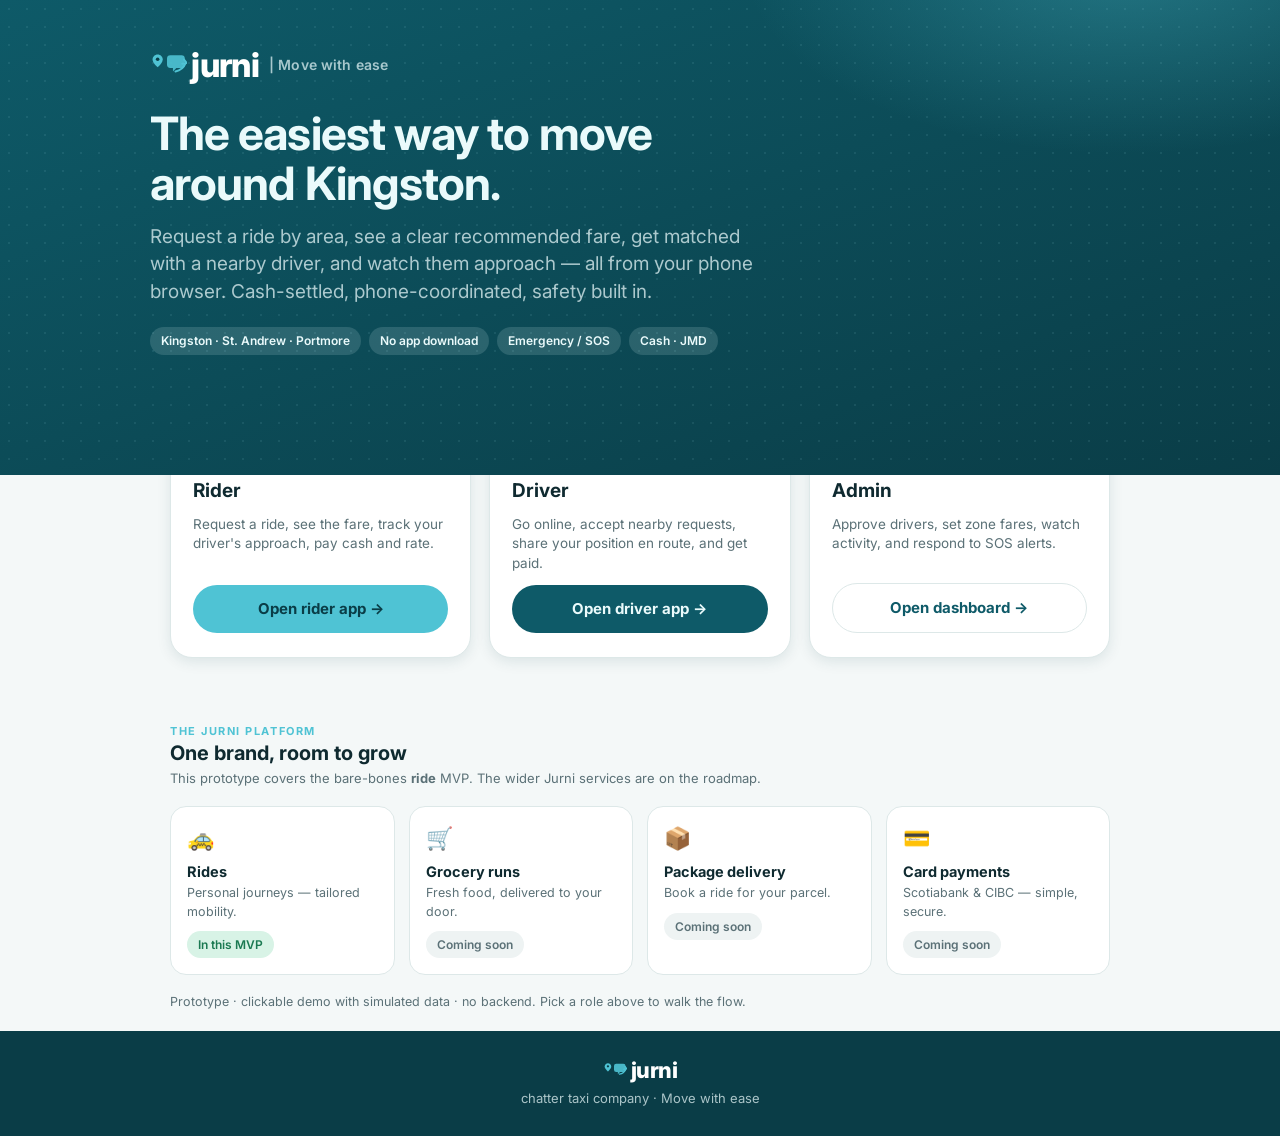
<file: docs/index.html>
<!doctype html>
<html lang="en">
<head>
  <meta charset="utf-8" />
  <meta name="viewport" content="width=device-width, initial-scale=1" />
  <title>Jurni — Move with ease</title>
  <link rel="preconnect" href="https://fonts.googleapis.com" />
  <link href="https://fonts.googleapis.com/css2?family=Inter:wght@400;500;600;700;800&display=swap" rel="stylesheet" />
  <link rel="stylesheet" href="css/tokens.css" />
  <link rel="stylesheet" href="css/base.css" />
  <style>
    .land { min-height: 100vh; display: flex; flex-direction: column; }
    .land__hero {
      color: var(--on-teal);
      background:
        radial-gradient(640px 320px at 88% -8%, rgba(79,195,212,.34), transparent 60%),
        linear-gradient(160deg, var(--teal) 0%, var(--teal-deep) 100%);
      padding: 48px 20px 120px;
    }
    .wrap { width: 100%; max-width: 980px; margin: 0 auto; }
    .land__hero h1 { font-size: clamp(30px, 5vw, 46px); line-height: 1.08; margin: 22px 0 14px; letter-spacing: -0.02em; }
    .land__hero p.lede { font-size: clamp(15px, 2.2vw, 19px); color: var(--on-teal-dim); max-width: 620px; }
    .hero-pills { display: flex; flex-wrap: wrap; gap: 8px; margin-top: 22px; }

    .roles {
      width: 100%; max-width: 980px; margin: -84px auto 0;
      padding: 0 20px 20px;
      display: grid; gap: 18px;
      grid-template-columns: repeat(3, 1fr);
    }
    .role {
      background: var(--card);
      border: 1px solid var(--border);
      border-radius: var(--r-xl);
      padding: 24px 22px;
      box-shadow: var(--shadow-md);
      display: flex; flex-direction: column; gap: 12px;
      transition: transform .14s ease, box-shadow .14s ease;
    }
    .role:hover { transform: translateY(-3px); box-shadow: var(--shadow-lg); }
    .role__ic {
      width: 52px; height: 52px; border-radius: 14px;
      display: grid; place-items: center; font-size: 26px;
      background: var(--mint);
    }
    .role h3 { font-size: 19px; }
    .role p { font-size: 13.5px; color: var(--muted); flex: 1; }

    .services { padding: 40px 20px 20px; }
    .services h2 { font-size: 20px; margin-bottom: 4px; }
    .svc-grid { display: grid; gap: 14px; grid-template-columns: repeat(4, 1fr); margin-top: 18px; }
    .svc {
      border: 1px solid var(--border); border-radius: var(--r-lg);
      padding: 16px; background: var(--white);
    }
    .svc .svc-ic { font-size: 22px; }
    .svc h4 { font-size: 14.5px; margin: 8px 0 4px; }
    .svc p { font-size: 12.5px; color: var(--muted); }

    .land__foot {
      margin-top: auto;
      background: var(--teal-deep);
      color: var(--on-teal-dim);
      text-align: center;
      padding: 28px 20px;
      font-size: 13px;
    }
    .note { font-size: 12.5px; color: var(--muted); margin-top: 18px; }

    @media (max-width: 760px) {
      .roles { grid-template-columns: 1fr; margin-top: -72px; }
      .svc-grid { grid-template-columns: 1fr 1fr; }
    }
  </style>
</head>
<body>
  <div class="land">
    <header class="land__hero map-texture">
      <div class="wrap">
        <div id="brand"></div>
        <h1>The easiest way to move<br />around Kingston.</h1>
        <p class="lede">
          Request a ride by area, see a clear recommended fare, get matched with a
          nearby driver, and watch them approach — all from your phone browser.
          Cash-settled, phone-coordinated, safety built in.
        </p>
        <div class="hero-pills">
          <span class="pill pill--teal">Kingston · St. Andrew · Portmore</span>
          <span class="pill pill--teal">No app download</span>
          <span class="pill pill--teal">Emergency / SOS</span>
          <span class="pill pill--teal">Cash · JMD</span>
        </div>
      </div>
    </header>

    <section class="roles">
      <a class="role" href="rider.html">
        <div class="role__ic">🧍</div>
        <h3>Rider</h3>
        <p>Request a ride, see the fare, track your driver's approach, pay cash and rate.</p>
        <span class="btn btn--primary btn--block">Open rider app →</span>
      </a>
      <a class="role" href="driver.html">
        <div class="role__ic">🚗</div>
        <h3>Driver</h3>
        <p>Go online, accept nearby requests, share your position en route, and get paid.</p>
        <span class="btn btn--teal btn--block">Open driver app →</span>
      </a>
      <a class="role" href="admin.html">
        <div class="role__ic">🛠️</div>
        <h3>Admin</h3>
        <p>Approve drivers, set zone fares, watch activity, and respond to SOS alerts.</p>
        <span class="btn btn--ghost btn--block">Open dashboard →</span>
      </a>
    </section>

    <section class="services wrap">
      <span class="eyebrow">The Jurni platform</span>
      <h2>One brand, room to grow</h2>
      <p class="muted small">This prototype covers the bare-bones <strong>ride</strong> MVP. The wider Jurni services are on the roadmap.</p>
      <div class="svc-grid">
        <div class="svc">
          <div class="svc-ic">🚕</div>
          <h4>Rides</h4>
          <p>Personal journeys — tailored mobility.</p>
          <span class="pill pill--ok" style="margin-top:10px">In this MVP</span>
        </div>
        <div class="svc">
          <div class="svc-ic">🛒</div>
          <h4>Grocery runs</h4>
          <p>Fresh food, delivered to your door.</p>
          <span class="pill pill--muted" style="margin-top:10px">Coming soon</span>
        </div>
        <div class="svc">
          <div class="svc-ic">📦</div>
          <h4>Package delivery</h4>
          <p>Book a ride for your parcel.</p>
          <span class="pill pill--muted" style="margin-top:10px">Coming soon</span>
        </div>
        <div class="svc">
          <div class="svc-ic">💳</div>
          <h4>Card payments</h4>
          <p>Scotiabank & CIBC — simple, secure.</p>
          <span class="pill pill--muted" style="margin-top:10px">Coming soon</span>
        </div>
      </div>
      <p class="note">
        Prototype · clickable demo with simulated data · no backend.
        Pick a role above to walk the flow.
      </p>
    </section>

    <footer class="land__foot">
      <div id="brand-foot" style="display:flex;justify-content:center;margin-bottom:8px"></div>
      chatter taxi company · Move with ease
    </footer>
  </div>

  <script src="js/ui.js"></script>
  <script>
    document.getElementById("brand").innerHTML = UI.logo("light", 34, true);
    document.getElementById("brand-foot").innerHTML = UI.logo("light", 22, false);
  </script>
</body>
</html>
</file>
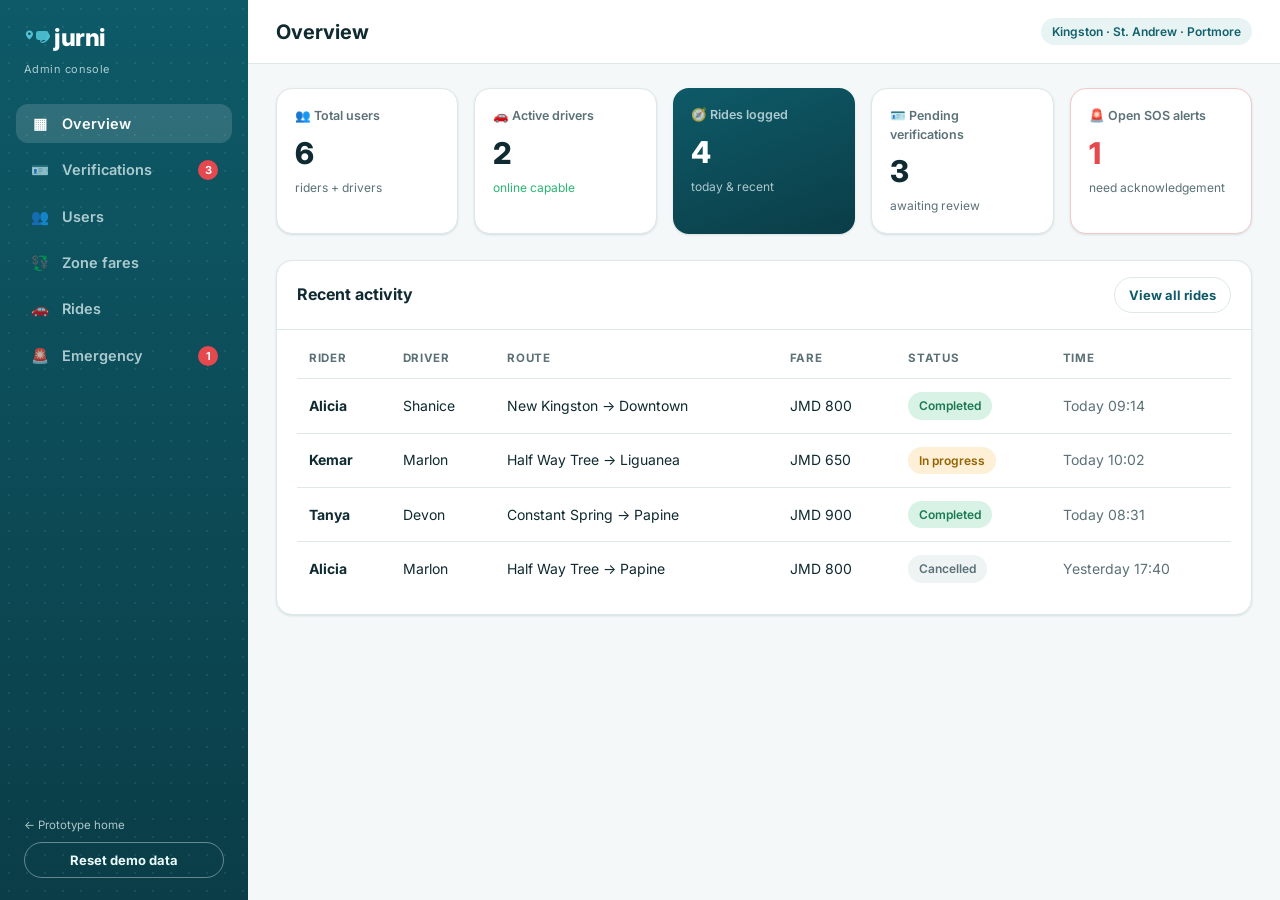
<file: docs/admin.html>
<!doctype html>
<html lang="en">
<head>
  <meta charset="utf-8" />
  <meta name="viewport" content="width=device-width, initial-scale=1" />
  <title>Jurni — Admin</title>
  <link rel="preconnect" href="https://fonts.googleapis.com" />
  <link href="https://fonts.googleapis.com/css2?family=Inter:wght@400;500;600;700;800&display=swap" rel="stylesheet" />
  <link rel="stylesheet" href="css/tokens.css" />
  <link rel="stylesheet" href="css/base.css" />
  <link rel="stylesheet" href="css/admin.css" />
</head>
<body>
  <div class="admin">
    <!-- Sidebar -->
    <aside class="sidebar map-texture" id="admin-sidebar">
      <div class="sidebar__brand">
        <div>
          <div id="sb-brand"></div>
          <div class="tag">Admin console</div>
        </div>
        <button class="sidebar__close" id="nav-close" aria-label="Close menu">×</button>
      </div>
      <button class="nav-item active" data-view="v-overview"><span class="ic">▦</span><span class="txt">Overview</span></button>
      <button class="nav-item" data-view="v-verify"><span class="ic">🪪</span><span class="txt">Verifications</span><span class="badge" id="nav-verify-badge">0</span></button>
      <button class="nav-item" data-view="v-users"><span class="ic">👥</span><span class="txt">Users</span></button>
      <button class="nav-item" data-view="v-fares"><span class="ic">💱</span><span class="txt">Zone fares</span></button>
      <button class="nav-item" data-view="v-rides"><span class="ic">🚗</span><span class="txt">Rides</span></button>
      <button class="nav-item" data-view="v-alerts"><span class="ic">🚨</span><span class="txt">Emergency</span><span class="badge" id="nav-alert-badge">0</span></button>

      <div class="sidebar__foot">
        <a href="index.html" style="color:var(--on-teal-dim)">← Prototype home</a>
        <div style="margin-top:8px">
          <button class="btn btn--ghost-teal btn--sm" id="btn-reset" style="width:100%">Reset demo data</button>
        </div>
      </div>
    </aside>

    <!-- Main -->
    <main class="main">
      <header class="topbar">
        <button class="nav-toggle" id="nav-toggle" aria-label="Open menu" aria-expanded="false" aria-controls="admin-sidebar">
          <span></span><span></span><span></span>
        </button>
        <h1 id="view-title">Overview</h1>
        <span class="spacer"></span>
        <span class="pill">Kingston · St. Andrew · Portmore</span>
      </header>

      <div class="content">

        <!-- Overview -->
        <section class="view active" id="v-overview">
          <div class="stat-grid">
            <div class="stat"><div class="label">👥 Total users</div><div class="value" id="st-users">0</div><div class="foot muted">riders + drivers</div></div>
            <div class="stat"><div class="label">🚗 Active drivers</div><div class="value" id="st-drivers">0</div><div class="foot" style="color:var(--ok)">online capable</div></div>
            <div class="stat accent"><div class="label">🧭 Rides logged</div><div class="value" id="st-rides">0</div><div class="foot">today & recent</div></div>
            <div class="stat"><div class="label">🪪 Pending verifications</div><div class="value" id="st-pending">0</div><div class="foot muted">awaiting review</div></div>
            <div class="stat alert"><div class="label">🚨 Open SOS alerts</div><div class="value" id="st-alerts">0</div><div class="foot muted">need acknowledgement</div></div>
          </div>

          <div class="panel">
            <div class="panel__head"><h2>Recent activity</h2><span class="spacer"></span><button class="btn btn--ghost btn--sm" data-view="v-rides">View all rides</button></div>
            <div class="panel__body"><div class="matrix-wrap"><table class="table" id="tbl-recent"></table></div></div>
          </div>
        </section>

        <!-- Verifications -->
        <section class="view" id="v-verify">
          <div class="panel">
            <div class="panel__head"><h2>Verification queue</h2><span class="spacer"></span><span class="pill pill--warn" id="verify-count">0 pending</span></div>
            <div class="panel__body"><table class="table" id="tbl-verify"></table></div>
          </div>
        </section>

        <!-- Users -->
        <section class="view" id="v-users">
          <div class="panel">
            <div class="panel__head">
              <h2>Users</h2><span class="spacer"></span>
              <input class="input" id="user-search" placeholder="Search name or role…" style="max-width:260px;padding:9px 12px" />
            </div>
            <div class="panel__body"><table class="table" id="tbl-users"></table></div>
          </div>
        </section>

        <!-- Zone fares -->
        <section class="view" id="v-fares">
          <div class="panel">
            <div class="panel__head">
              <h2>Zone fare table</h2><span class="spacer"></span>
              <span class="pill">JMD</span>
              <button class="btn btn--primary btn--sm" id="btn-save-fares">Save changes</button>
            </div>
            <div class="panel__body">
              <p class="muted small" style="margin:4px 0 14px">Recommended fare (JMD) between each pair of areas. Riders and drivers can still negotiate. Edit any cell and save.</p>
              <div class="matrix-wrap"><table class="matrix" id="fare-matrix"></table></div>
            </div>
          </div>
        </section>

        <!-- Rides -->
        <section class="view" id="v-rides">
          <div class="panel">
            <div class="panel__head"><h2>Rides & activity</h2><span class="spacer"></span><span class="pill pill--muted" id="rides-count">0</span></div>
            <div class="panel__body"><table class="table" id="tbl-rides"></table></div>
          </div>
        </section>

        <!-- Emergency -->
        <section class="view" id="v-alerts">
          <div class="panel">
            <div class="panel__head"><h2>Emergency alerts & reports</h2><span class="spacer"></span><span class="pill pill--danger" id="alerts-open">0 open</span></div>
            <div class="panel__body"><div id="alert-list"></div></div>
          </div>
        </section>

      </div>
    </main>

    <div class="nav-backdrop" id="nav-backdrop"></div>

    <!-- User detail — reflects the rider's self-managed profile -->
    <div class="modal" id="user-modal">
      <div class="modal__sheet user-dialog" id="user-dialog"></div>
    </div>
  </div>

  <script src="js/data.js"></script>
  <script src="js/ui.js"></script>
  <script src="js/admin.js"></script>
</body>
</html>
</file>
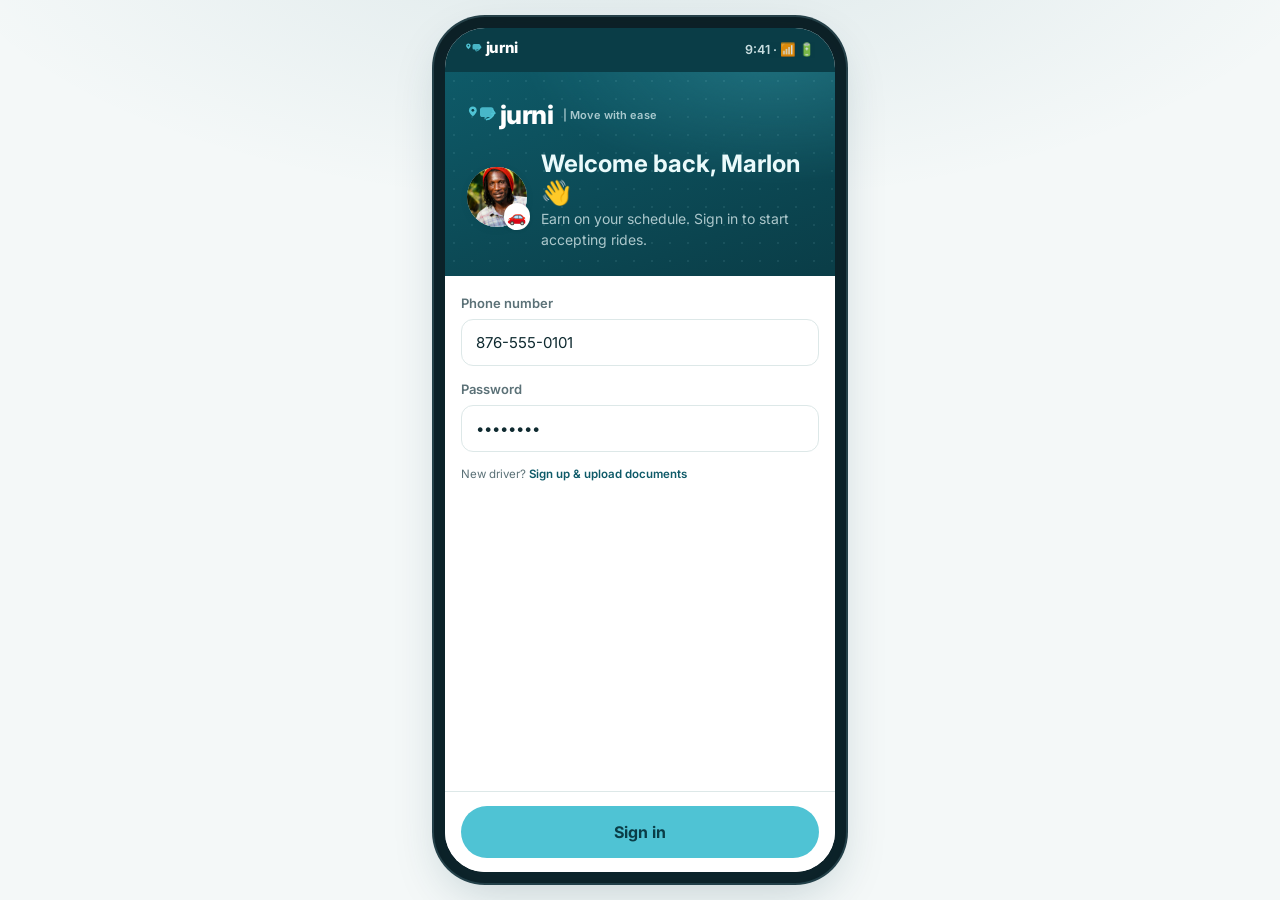
<file: docs/driver.html>
<!doctype html>
<html lang="en">
<head>
  <meta charset="utf-8" />
  <meta name="viewport" content="width=device-width, initial-scale=1" />
  <title>Jurni — Driver</title>
  <link rel="preconnect" href="https://fonts.googleapis.com" />
  <link href="https://fonts.googleapis.com/css2?family=Inter:wght@400;500;600;700;800&display=swap" rel="stylesheet" />
  <link rel="stylesheet" href="css/tokens.css" />
  <link rel="stylesheet" href="css/base.css" />
  <link rel="stylesheet" href="css/phone.css" />
</head>
<body>
  <div class="stage">
    <div class="phone">
      <div class="statusbar">
        <span id="sb-brand"></span>
        <span class="sb-icons">9:41 · 📶 🔋</span>
      </div>

      <div class="screens">

        <!-- 1 ─ Login -->
        <section class="screen active" id="scr-login">
          <div class="phero map-texture">
            <div id="login-brand" style="margin-bottom:16px"></div>
            <div class="welcome-row">
              <span id="login-ava"></span>
              <div>
                <h1>Welcome back, Marlon 👋</h1>
                <p>Earn on your schedule. Sign in to start accepting rides.</p>
              </div>
            </div>
          </div>
          <div class="screen__body">
            <div class="field">
              <label>Phone number</label>
              <input class="input" type="tel" value="876-555-0101" />
            </div>
            <div class="field">
              <label>Password</label>
              <input class="input" type="password" value="••••••••" />
            </div>
            <p class="tiny muted">New driver? <a style="color:var(--teal);font-weight:600" data-goto="scr-docs">Sign up & upload documents</a></p>
          </div>
          <div class="screen__footer">
            <button class="btn btn--primary btn--block btn--lg" data-goto="scr-home">Sign in</button>
          </div>
        </section>

        <!-- 2 ─ Document upload -->
        <section class="screen" id="scr-docs">
          <div class="appbar">
            <button class="appbar__back" data-goto="scr-login">←</button>
            <span class="appbar__title">Get approved to drive</span>
          </div>
          <div class="screen__body">
            <p class="muted small" style="margin-bottom:14px">Upload your documents. A Jurni admin reviews and approves your account before you can go online.</p>

            <div class="upload-tile" data-doc style="margin-bottom:10px">
              <div class="ic">🪪</div>
              <div class="grow"><div class="bold small">Driver's licence</div><div class="tiny muted doc-status">No file chosen</div></div>
              <button class="btn btn--ghost btn--sm doc-btn">Upload</button>
            </div>
            <div class="upload-tile" data-doc style="margin-bottom:10px">
              <div class="ic">📄</div>
              <div class="grow"><div class="bold small">Vehicle registration</div><div class="tiny muted doc-status">No file chosen</div></div>
              <button class="btn btn--ghost btn--sm doc-btn">Upload</button>
            </div>
            <div class="upload-tile" data-doc style="margin-bottom:10px">
              <div class="ic">🛡️</div>
              <div class="grow"><div class="bold small">Insurance</div><div class="tiny muted doc-status">No file chosen</div></div>
              <button class="btn btn--ghost btn--sm doc-btn">Upload</button>
            </div>
            <div class="upload-tile" data-doc>
              <div class="ic">👮</div>
              <div class="grow"><div class="bold small">Police record</div><div class="tiny muted doc-status">No file chosen</div></div>
              <button class="btn btn--ghost btn--sm doc-btn">Upload</button>
            </div>

            <div class="card mt-md" id="approval-note" style="background:var(--mint);border-color:#cfe6e4">
              <div class="small"><strong>Status:</strong> <span id="docs-overall">Upload all 4 documents to submit.</span></div>
              <div class="tiny muted" style="margin-top:6px">🛡️ Your police record is checked so riders know every Jurni driver is background-verified before carrying passengers.</div>
            </div>
          </div>
          <div class="screen__footer">
            <button class="btn btn--primary btn--block btn--lg" id="btn-submit-docs" disabled>Submit for approval</button>
          </div>
        </section>

        <!-- 3 ─ Pending approval -->
        <section class="screen" id="scr-pending">
          <div class="appbar">
            <span class="appbar__title">Application submitted</span>
          </div>
          <div class="screen__body center" style="display:flex;flex-direction:column;align-items:center;justify-content:center">
            <div style="font-size:54px">⏳</div>
            <h2 style="margin-top:12px">Your request is pending approval</h2>
            <p class="muted" style="margin-top:10px;max-width:300px">
              A Jurni admin is reviewing your licence, registration, insurance & police record.
              You'll be notified once your account is approved — usually within 24 hours.
            </p>
            <div class="card mt-lg" style="width:100%;text-align:left;background:var(--mint);border-color:#cfe6e4">
              <div class="row">
                <span class="status-dot" style="background:var(--warn)"></span>
                <div class="small"><strong>Status:</strong> Pending review</div>
              </div>
            </div>
          </div>
          <div class="screen__footer">
            <button class="btn btn--primary btn--block" data-goto="scr-home">Continue (demo: approved)</button>
            <button class="btn btn--ghost btn--block" data-goto="scr-login" style="margin-top:8px">Back to sign in</button>
          </div>
        </section>

        <!-- 4 ─ Home (online toggle + requests) -->
        <section class="screen" id="scr-home">
          <div class="appbar">
            <span class="appbar__title">Driver</span>
            <span class="appbar__spacer"></span>
            <button class="btn btn--ghost btn--sm" data-goto="scr-earnings">Earnings</button>
          </div>
          <div class="screen__body">
            <div class="profile-chip">
              <span id="home-ava"></span>
              <div class="grow">
                <div class="bold">Marlon 👋</div>
                <div class="tiny muted">⭐ 4.8 · Toyota Axio · 1234 AB</div>
              </div>
              <span class="pill pill--ok">Approved ✓</span>
            </div>
            <div class="card">
              <div class="row row--between">
                <div class="row">
                  <span class="status-dot" id="online-dot"></span>
                  <div>
                    <div class="bold" id="online-label">You're offline</div>
                    <div class="tiny muted" id="online-sub">Go online to receive ride requests</div>
                  </div>
                </div>
                <label class="switch">
                  <input type="checkbox" id="online-toggle" />
                  <span class="track"></span>
                </label>
              </div>
            </div>

            <div class="row row--between mt-md" style="padding:0 2px">
              <span class="eyebrow">Nearby requests</span>
              <span class="pill pill--muted" id="req-count">0</span>
            </div>

            <div id="offline-empty" class="card center" style="margin-top:10px;padding:30px 16px">
              <div style="font-size:34px">😴</div>
              <p class="muted small mt-sm">You're offline. Flip the switch to see requests.</p>
            </div>

            <ul id="request-list" class="hidden" style="margin-top:4px"></ul>
          </div>
        </section>

        <!-- 4 ─ Request detail -->
        <section class="screen" id="scr-request">
          <div class="appbar">
            <button class="appbar__back" data-goto="scr-home">←</button>
            <span class="appbar__title">Ride request</span>
          </div>
          <div class="screen__body">
            <div class="card">
              <div class="row">
                <span id="rq-avatar"></span>
                <div class="grow">
                  <div class="bold" id="rq-rider">Rider</div>
                  <div class="small muted" id="rq-rating"></div>
                </div>
                <a class="btn btn--ghost btn--sm" id="rq-note-pill" style="pointer-events:none">Note</a>
              </div>
              <div class="route-select mt-md">
                <div class="route-pin"><span class="dot"></span><div class="bold" id="rq-from">—</div></div>
                <div class="route-line"></div>
                <div class="route-pin"><span class="dot dest"></span><div class="bold" id="rq-to">—</div></div>
              </div>
            </div>

            <div class="fare-line mt-md">
              <span class="muted">Recommended fare</span>
              <span class="amount" id="rq-fare">—</span>
            </div>
            <div class="row row--between mt-sm">
              <span class="muted small">Rider note</span>
              <span class="small" id="rq-note">—</span>
            </div>

            <div class="field mt-md">
              <label>Counter offer (optional)</label>
              <input class="input" id="rq-counter" type="number" inputmode="numeric" placeholder="Propose a different fare" />
            </div>
          </div>
          <div class="screen__footer">
            <div style="display:flex;gap:10px">
              <button class="btn btn--ghost" style="flex:1" id="btn-counter">Counter</button>
              <button class="btn btn--primary" style="flex:2" id="btn-accept">Accept ride</button>
            </div>
          </div>
        </section>

        <!-- 5 ─ En route to pickup -->
        <section class="screen" id="scr-enroute">
          <div class="appbar">
            <span class="appbar__title">Heading to pickup</span>
            <span class="appbar__spacer"></span>
            <span class="pill pill--ok">Accepted</span>
          </div>
          <div class="screen__body">
            <div class="driver-card">
              <div class="row">
                <span id="er-avatar"></span>
                <div class="grow">
                  <div class="bold" id="er-rider">Rider</div>
                  <div class="small muted" id="er-route">—</div>
                </div>
                <a class="btn btn--primary btn--sm" id="er-call" href="tel:0">📞 Call</a>
              </div>
              <div class="distance-panel mt-md">
                <div class="distance-bar"><span id="er-fill"></span></div>
                <div class="labels">
                  <span id="er-state">Driving to pickup</span>
                  <span class="bold" id="er-away">~2.5 km away</span>
                </div>
              </div>
            </div>

            <div class="card mt-md">
              <div class="row row--between">
                <div class="row">
                  <span>📡</span>
                  <div>
                    <div class="bold small">Share my GPS position</div>
                    <div class="tiny muted">So the rider can see you approach</div>
                  </div>
                </div>
                <label class="switch">
                  <input type="checkbox" id="gps-toggle" checked />
                  <span class="track"></span>
                </label>
              </div>
            </div>

            <div class="small muted mt-md" style="padding:0 2px 6px">Navigate to pickup</div>
            <div class="nav-apps">
              <button class="nav-app" data-nav="Waze" data-nav-to="pickup"><span class="ic">🧭</span><span>Open in Waze</span></button>
              <button class="nav-app" data-nav="Google Maps" data-nav-to="pickup"><span class="ic">🗺️</span><span>Open in Maps</span></button>
            </div>

            <div class="card mt-md">
              <div class="row row--between"><span class="muted small">Agreed fare</span><span class="amount" id="er-fare">—</span></div>
              <div class="row row--between mt-sm"><span class="muted small">Payment</span><span class="pill pill--muted">💵 Collect cash</span></div>
            </div>
          </div>
          <div class="screen__footer">
            <div style="display:flex;gap:10px">
              <button class="sos-btn" style="flex:1" data-modal-open="sos-modal">🛡️ SOS</button>
              <button class="btn btn--primary" style="flex:2" id="btn-start-trip" disabled>Arrived — start trip</button>
            </div>
          </div>
        </section>

        <!-- 6 ─ In trip -->
        <section class="screen" id="scr-intrip">
          <div class="appbar">
            <span class="appbar__title">Trip in progress</span>
            <span class="appbar__spacer"></span>
            <span class="pill pill--ok">On trip</span>
          </div>
          <div class="screen__body">
            <div class="driver-card">
              <div class="row">
                <span id="it-avatar"></span>
                <div class="grow">
                  <div class="bold" id="it-dest">To destination</div>
                  <div class="small muted" id="it-rider-sub">—</div>
                </div>
              </div>
              <div class="distance-panel mt-md">
                <div class="distance-bar"><span id="it-fill"></span></div>
                <div class="labels">
                  <span id="it-state">Driving to destination</span>
                  <span class="bold" id="it-away">~5.0 km</span>
                </div>
              </div>
            </div>

            <div class="small muted mt-md" style="padding:0 2px 6px">Navigate to destination</div>
            <div class="nav-apps">
              <button class="nav-app" data-nav="Waze" data-nav-to="destination"><span class="ic">🧭</span><span>Open in Waze</span></button>
              <button class="nav-app" data-nav="Google Maps" data-nav-to="destination"><span class="ic">🗺️</span><span>Open in Maps</span></button>
            </div>

            <div class="card mt-md">
              <div class="row row--between"><span class="muted small">Route</span><span class="small bold" id="it-route">—</span></div>
              <div class="row row--between mt-sm"><span class="muted small">Rider</span><span class="bold" id="it-rider">—</span></div>
              <div class="row row--between mt-sm"><span class="muted small">Collect (cash)</span><span class="amount" id="it-fare">—</span></div>
            </div>
          </div>
          <div class="screen__footer">
            <div style="display:flex;gap:10px">
              <button class="sos-btn" style="flex:1" data-modal-open="sos-modal">🛡️ SOS</button>
              <button class="btn btn--ok" style="flex:2" id="btn-complete">Complete trip</button>
            </div>
          </div>
        </section>

        <!-- 7 ─ Rate rider -->
        <section class="screen" id="scr-rate">
          <div class="appbar"><span class="appbar__title">Trip complete</span></div>
          <div class="screen__body">
            <div class="center" style="padding:10px 0">
              <div style="font-size:46px">✅</div>
              <h2 style="margin-top:8px">Nice trip!</h2>
              <p class="muted small">You collected <span class="bold" id="rate-collected">—</span> in cash.</p>
            </div>
            <div class="card mt-md center">
              <div class="rate-who" id="rate-rider-who"></div>
              <div class="bold" style="margin-bottom:10px">Rate your rider</div>
              <div id="rate-rider" style="justify-content:center;display:flex"></div>
            </div>
          </div>
          <div class="screen__footer">
            <button class="btn btn--primary btn--block btn--lg" id="btn-finish-trip">Submit & go online</button>
          </div>
        </section>

        <!-- 8 ─ Earnings -->
        <section class="screen" id="scr-earnings">
          <div class="appbar">
            <button class="appbar__back" data-goto="scr-home">←</button>
            <span class="appbar__title">💰 Earnings</span>
          </div>
          <div class="screen__body">

            <!-- Hero -->
            <div class="earn-hero map-texture">
              <div class="earn-hero__top">
                <span class="earn-hero__emoji">💰</span>
                <div class="grow">
                  <div class="earn-hero__label">Today's earnings</div>
                  <div class="earn-hero__total" id="earn-total">JMD 0</div>
                </div>
                <span class="trend-chip" id="earn-trend">▲ 12%</span>
              </div>
              <div class="earn-quick">
                <div class="earn-quick__item"><span class="e">🚗</span><b id="earn-count">0</b><small>trips</small></div>
                <div class="earn-quick__item"><span class="e">⏱️</span><b id="earn-hours">5.5h</b><small>online</small></div>
                <div class="earn-quick__item"><span class="e">⭐</span><b id="earn-rating">4.8</b><small>rating</small></div>
                <div class="earn-quick__item"><span class="e">🎁</span><b id="earn-tips">JMD 0</b><small>tips</small></div>
              </div>
            </div>

            <!-- Daily goal -->
            <div class="card mt-md goal-card">
              <div class="row row--between">
                <div class="bold">🎯 Daily goal</div>
                <div class="small muted"><span id="goal-have">JMD 0</span> / <span id="goal-target">JMD 6,000</span></div>
              </div>
              <div class="goal-bar mt-sm"><span id="goal-fill"></span></div>
              <div class="small mt-sm" id="goal-msg">Keep going — you've got this! 💪</div>
            </div>

            <!-- Achievements -->
            <div class="badge-row mt-md">
              <div class="achv"><span class="achv__e">🔥</span><div><b>5-day</b><small>streak</small></div></div>
              <div class="achv"><span class="achv__e">🏆</span><div><b>Top 10%</b><small>this week</small></div></div>
              <div class="achv"><span class="achv__e">⚡</span><div><b>Fast</b><small>accepter</small></div></div>
            </div>

            <!-- Weekly chart -->
            <div class="card mt-md">
              <div class="row row--between">
                <div class="bold">📊 This week</div>
                <div class="small muted">Total <b id="week-total">JMD 0</b></div>
              </div>
              <div class="week-chart" id="week-chart"></div>
            </div>

            <!-- Breakdown -->
            <div class="card mt-md">
              <div class="bold" style="margin-bottom:8px">🧾 Breakdown</div>
              <div class="brk"><span>💵 Fares</span><b id="brk-fares">JMD 0</b></div>
              <div class="brk"><span>🎁 Tips</span><b id="brk-tips">JMD 0</b></div>
              <div class="brk"><span>✨ Bonuses</span><b id="brk-bonus">JMD 0</b></div>
              <div class="brk brk--total"><span>Total earned</span><b id="brk-total">JMD 0</b></div>
            </div>

            <!-- Trips -->
            <div class="eyebrow mt-md" style="display:block;padding:0 2px">🚕 Completed trips</div>
            <ul id="earn-list" style="margin-top:6px"></ul>

          </div>
          <div class="screen__footer">
            <button class="btn btn--primary btn--block btn--lg" id="btn-cashout">💸 Cash out</button>
          </div>
        </section>

      </div><!-- /screens -->

      <!-- SOS modal -->
      <div class="modal" id="sos-modal">
        <div class="modal__sheet">
          <div class="modal__grip"></div>
          <h2 style="margin-bottom:4px">Emergency / SOS</h2>
          <p class="muted small" style="margin-bottom:16px">Choose an action. Your location is captured when you tap.</p>

          <a class="card row" href="tel:911" style="margin-bottom:10px;text-decoration:none">
            <div class="avatar" style="background:var(--danger)">📞</div>
            <div class="grow"><div class="bold">Call 911</div><div class="tiny muted">Dial Jamaica emergency services now.</div></div>
            <span style="color:var(--muted)">›</span>
          </a>
          <button class="card row" id="sos-alert" style="width:100%;text-align:left;border:1px solid var(--border);background:var(--card);margin-bottom:10px">
            <div class="avatar" style="background:var(--warn)">🚨</div>
            <div class="grow"><div class="bold">Alert Jurni admin</div><div class="tiny muted">Send your identity, trip details & GPS.</div></div>
            <span style="color:var(--muted)">›</span>
          </button>
          <button class="card row" id="sos-report" style="width:100%;text-align:left;border:1px solid var(--border);background:var(--card);margin-bottom:10px">
            <div class="avatar" style="background:var(--teal)">⚠️</div>
            <div class="grow"><div class="bold">Report activity</div><div class="tiny muted">Flag an unsafe or suspicious rider.</div></div>
            <span style="color:var(--muted)">›</span>
          </button>
          <div id="report-box" class="hidden" style="margin:4px 0 10px">
            <div class="field" style="margin-bottom:8px">
              <label>What happened?</label>
              <textarea class="textarea" id="report-note" placeholder="Describe the issue…"></textarea>
            </div>
            <button class="btn btn--danger btn--block" id="sos-report-send">Send report to admin</button>
          </div>
          <button class="btn btn--ghost btn--block" data-modal-close="sos-modal">Cancel</button>
        </div>
      </div>

    </div><!-- /phone -->
  </div>

  <script src="js/data.js"></script>
  <script src="js/ui.js"></script>
  <script src="js/driver.js"></script>
</body>
</html>
</file>
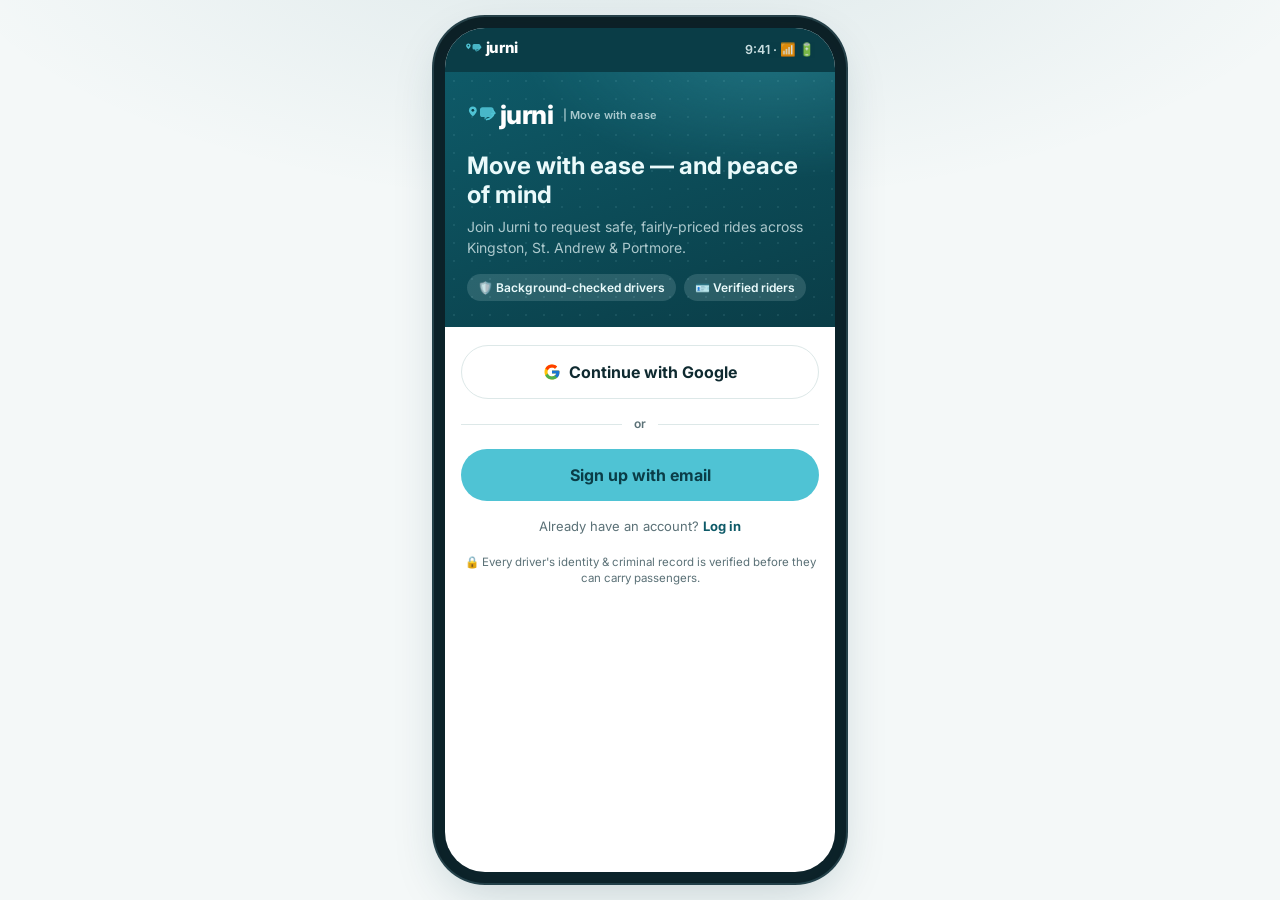
<file: docs/rider.html>
<!doctype html>
<html lang="en">
<head>
  <meta charset="utf-8" />
  <meta name="viewport" content="width=device-width, initial-scale=1" />
  <title>Jurni — Rider</title>
  <link rel="preconnect" href="https://fonts.googleapis.com" />
  <link href="https://fonts.googleapis.com/css2?family=Inter:wght@400;500;600;700;800&display=swap" rel="stylesheet" />
  <link rel="stylesheet" href="css/tokens.css" />
  <link rel="stylesheet" href="css/base.css" />
  <link rel="stylesheet" href="css/phone.css" />
</head>
<body>
  <div class="stage">
    <div class="phone">
      <!-- status bar -->
      <div class="statusbar">
        <span id="sb-brand"></span>
        <span class="sb-icons">9:41 · 📶 🔋</span>
      </div>

      <div class="screens">

        <!-- 1 ─ Welcome / choose how to join -->
        <section class="screen active" id="scr-auth">
          <div class="phero map-texture">
            <div id="auth-brand" style="margin-bottom:18px"></div>
            <h1>Move with ease — and peace of mind</h1>
            <p>Join Jurni to request safe, fairly-priced rides across Kingston, St. Andrew &amp; Portmore.</p>
            <div class="trust-row">
              <span class="pill pill--teal">🛡️ Background-checked drivers</span>
              <span class="pill pill--teal">🪪 Verified riders</span>
            </div>
          </div>
          <div class="screen__body">
            <button class="btn btn--google btn--block btn--lg" data-goto="scr-gphone">Continue with Google</button>
            <div class="or-divider">or</div>
            <button class="btn btn--primary btn--block btn--lg" data-goto="scr-signup">Sign up with email</button>
            <p class="center small muted" style="margin-top:16px">Already have an account?
              <a style="color:var(--teal);font-weight:700" data-goto="scr-login">Log in</a>
            </p>
            <p class="tiny muted center" style="margin-top:18px">🔒 Every driver's identity &amp; criminal record is verified before they can carry passengers.</p>
          </div>
        </section>

        <!-- 2 ─ Create account (email) -->
        <section class="screen" id="scr-signup">
          <div class="appbar">
            <button class="appbar__back" data-goto="scr-auth">←</button>
            <span class="appbar__title">Create your account</span>
          </div>
          <div class="screen__body">
            <button class="btn btn--google btn--block" data-goto="scr-gphone">Continue with Google</button>
            <div class="or-divider">or sign up with email</div>
            <div class="field">
              <label>Full name</label>
              <input class="input" id="su-name" value="Alicia Brown" />
            </div>
            <div class="field">
              <label>Email</label>
              <input class="input" id="su-email" type="email" inputmode="email" value="alicia@example.com" />
            </div>
            <div class="field">
              <label>Phone number</label>
              <input class="input" id="in-phone" type="tel" inputmode="tel" value="876-555-0199" />
            </div>
            <div class="field">
              <label>Password</label>
              <input class="input" id="su-pass" type="password" value="ridesafe123" />
            </div>
            <div class="field">
              <label>Confirm password</label>
              <input class="input" id="su-pass2" type="password" value="ridesafe123" />
            </div>
            <p class="tiny muted">By continuing you agree to Jurni's Terms &amp; Safety Policy. We'll text a one-time code to verify your number.</p>
          </div>
          <div class="screen__footer">
            <button class="btn btn--primary btn--block btn--lg" id="btn-signup">Create account</button>
          </div>
        </section>

        <!-- 3 ─ Log in (returning rider) -->
        <section class="screen" id="scr-login">
          <div class="phero map-texture">
            <div id="login-brand" style="margin-bottom:16px"></div>
            <h1>Welcome back 👋</h1>
            <p>Log in to request a ride.</p>
          </div>
          <div class="screen__body">
            <button class="btn btn--google btn--block" data-goto="scr-home">Continue with Google</button>
            <div class="or-divider">or</div>
            <div class="field">
              <label>Email or phone</label>
              <input class="input" id="li-email" value="alicia@example.com" />
            </div>
            <div class="field">
              <label>Password</label>
              <input class="input" id="li-pass" type="password" value="ridesafe123" />
            </div>
            <p class="small"><a id="link-forgot" style="color:var(--teal);font-weight:600">Forgot password?</a></p>
            <p class="center small muted" style="margin-top:12px">New to Jurni?
              <a style="color:var(--teal);font-weight:700" data-goto="scr-signup">Create an account</a>
            </p>
          </div>
          <div class="screen__footer">
            <button class="btn btn--primary btn--block btn--lg" data-goto="scr-home">Log in</button>
          </div>
        </section>

        <!-- 3b ─ Google sign-up: add & verify phone -->
        <section class="screen" id="scr-gphone">
          <div class="appbar">
            <button class="appbar__back" data-goto="scr-auth">←</button>
            <span class="appbar__title">Verify your phone</span>
          </div>
          <div class="screen__body">
            <div class="g-account">
              <span class="g-account__ic" id="g-account-ic">G</span>
              <div class="grow">
                <div class="bold small">Connected with Google</div>
                <div class="tiny muted" id="g-email">alicia@gmail.com</div>
              </div>
              <span class="pill pill--ok">✓</span>
            </div>
            <p class="muted small" style="margin:16px 0 14px">For your safety, every Jurni account — including Google sign-ups — verifies a phone number so we can reach you and confirm it's really you. We'll text a one-time code.</p>
            <div class="field">
              <label>Phone number</label>
              <input class="input" id="g-phone" type="tel" inputmode="tel" placeholder="876-000-0000" value="876-555-0199" />
            </div>
          </div>
          <div class="screen__footer">
            <button class="btn btn--primary btn--block btn--lg" data-goto="scr-otp">Send code</button>
          </div>
        </section>

        <!-- 4 ─ Verify phone (OTP) -->
        <section class="screen" id="scr-otp">
          <div class="appbar">
            <button class="appbar__back" data-goto="scr-signup">←</button>
            <span class="appbar__title">Verify your number</span>
          </div>
          <div class="screen__body">
            <p class="muted small" style="margin-bottom:18px">
              Enter the 4-digit code sent to <strong id="otp-dest">876-555-0199</strong>.
              <br />(Demo: any digits work.)
            </p>
            <div class="otp" id="otp-boxes">
              <input maxlength="1" inputmode="numeric" value="4" />
              <input maxlength="1" inputmode="numeric" value="2" />
              <input maxlength="1" inputmode="numeric" value="8" />
              <input maxlength="1" inputmode="numeric" value="1" />
            </div>
            <p class="center small muted" style="margin-top:18px">Didn't get it? <a style="color:var(--teal);font-weight:600">Resend</a></p>
          </div>
          <div class="screen__footer">
            <button class="btn btn--primary btn--block btn--lg" data-goto="scr-security">Verify</button>
          </div>
        </section>

        <!-- 5 ─ Security questions -->
        <section class="screen" id="scr-security">
          <div class="appbar">
            <button class="appbar__back" data-goto="scr-otp">←</button>
            <span class="appbar__title">Secure your account</span>
          </div>
          <div class="screen__body">
            <span class="eyebrow">Account security</span>
            <h3 style="margin:6px 0 4px">Set two security questions</h3>
            <p class="muted small" style="margin-bottom:16px">These let us confirm it's really you if you ever need to recover your account or reset your password — keeping your rides, history and payment details protected.</p>

            <div class="field">
              <label>Security question 1</label>
              <select class="select" id="sq-1">
                <option>What was the name of your first school?</option>
                <option>What is your mother's maiden name?</option>
                <option>What was your childhood nickname?</option>
                <option>What is the name of your first pet?</option>
              </select>
            </div>
            <div class="field">
              <label>Your answer</label>
              <input class="input" id="sa-1" placeholder="Answer" />
            </div>

            <div class="field">
              <label>Security question 2</label>
              <select class="select" id="sq-2">
                <option>In what town were you born?</option>
                <option>What was your favourite teacher's name?</option>
                <option>What street did you grow up on?</option>
                <option>What is your favourite meal?</option>
              </select>
            </div>
            <div class="field">
              <label>Your answer</label>
              <input class="input" id="sa-2" placeholder="Answer" />
            </div>
            <p class="tiny muted">🔒 Your answers are stored securely and are never shown to drivers or other riders.</p>
          </div>
          <div class="screen__footer">
            <button class="btn btn--primary btn--block btn--lg" id="btn-security">Continue</button>
          </div>
        </section>

        <!-- 6 ─ Why safety matters -->
        <section class="screen" id="scr-safety">
          <div class="phero map-texture">
            <div class="eyebrow" style="color:var(--aqua-soft)">Why Jurni</div>
            <h1 style="margin-top:6px">Your safety comes first 🛡️</h1>
            <p>Jurni is built around one promise: every ride should feel safe for you — and for the people who care about you.</p>
          </div>
          <div class="screen__body">
            <div class="card" style="background:var(--ok-soft);border-color:#bfe6d3;margin-bottom:16px">
              <div class="row" style="align-items:flex-start">
                <div class="safety-item__ic" style="background:#fff;color:#1b7a52;flex:none">✓</div>
                <div class="grow">
                  <div class="bold">Every driver is background-checked</div>
                  <div class="small" style="color:#1b7a52">A Jurni admin verifies each driver's identity, licence and <strong>criminal record</strong> before they are ever approved to carry passengers. No clearance, no approval — no exceptions.</div>
                </div>
              </div>
            </div>

            <div class="safety-item">
              <div class="safety-item__ic">🪪</div>
              <div class="grow">
                <div class="safety-item__t">Verified identities, both ways</div>
                <div class="safety-item__d">Riders and drivers both confirm who they are, so you always know who you're travelling with.</div>
              </div>
            </div>
            <div class="safety-item">
              <div class="safety-item__ic">📍</div>
              <div class="grow">
                <div class="safety-item__t">Live trip &amp; one-tap SOS</div>
                <div class="safety-item__d">Follow your trip in real time and reach emergency services or Jurni admin instantly from any ride screen.</div>
              </div>
            </div>
            <div class="safety-item">
              <div class="safety-item__ic">👥</div>
              <div class="grow">
                <div class="safety-item__t">We alert someone you trust</div>
                <div class="safety-item__d">Add an emergency contact and we'll notify them with your live location if you ever trigger SOS.</div>
              </div>
            </div>
          </div>
          <div class="screen__footer">
            <button class="btn btn--primary btn--block btn--lg" data-goto="scr-verify">Continue setup</button>
          </div>
        </section>

        <!-- 7 ─ Finish setup: emergency contact (required) + ID -->
        <section class="screen" id="scr-verify">
          <div class="appbar">
            <button class="appbar__back" data-goto="scr-safety">←</button>
            <span class="appbar__title">Finish setting up</span>
          </div>
          <div class="screen__body">
            <div class="photo-setup">
              <span id="setup-ava"></span>
              <div>
                <div class="bold">Your profile photo</div>
                <div class="tiny muted">This is how you'll appear to your driver.</div>
              </div>
            </div>
            <div class="row row--between" style="margin-bottom:2px">
              <span class="eyebrow">Safety</span>
              <span class="pill pill--warn">Required</span>
            </div>
            <h3 style="margin:6px 0 4px">Emergency contact</h3>
            <p class="muted small" style="margin-bottom:14px">Add someone we can alert with your location if you ever trigger SOS during a ride. This keeps you protected, so we ask every rider to set one before their first trip.</p>
            <div class="field">
              <label>Contact name</label>
              <input class="input" id="in-ec-name" placeholder="e.g. Mom" value="Marcia" />
            </div>
            <div class="field">
              <label>Contact number</label>
              <input class="input" id="in-ec-phone" type="tel" placeholder="876-000-0000" value="876-555-0010" />
            </div>

            <div style="height:22px"></div>
            <span class="eyebrow">Identity</span>
            <h3 style="margin:6px 0 4px">Basic ID verification</h3>
            <p class="muted small" style="margin-bottom:14px">Upload a government ID so Jurni can keep rides safe for everyone — the same careful check every driver passes. An admin reviews it.</p>
            <div class="upload-tile" id="id-tile">
              <div class="ic">🪪</div>
              <div class="grow">
                <div class="bold small">Government ID</div>
                <div class="tiny muted" id="id-status">No file chosen</div>
              </div>
              <button class="btn btn--ghost btn--sm" id="btn-upload-id">Upload</button>
            </div>
          </div>
          <div class="screen__footer">
            <button class="btn btn--primary btn--block btn--lg" id="btn-finish-setup">Finish &amp; start riding</button>
          </div>
        </section>

        <!-- 4 ─ Home / request a ride -->
        <section class="screen" id="scr-home">
          <div class="appbar">
            <span class="appbar__title">Request a ride</span>
            <span class="appbar__spacer"></span>
            <button class="btn btn--ghost btn--sm" data-goto="scr-history">History</button>
          </div>
          <div class="screen__body">
            <button class="profile-chip" data-goto="scr-profile" aria-label="Manage your profile">
              <span id="home-ava"></span>
              <div class="grow" style="text-align:left">
                <div class="bold" id="home-greeting">Hi, Alicia 👋</div>
                <div class="tiny muted">⭐ 4.9 · Rider since Sep · <span style="color:var(--teal);font-weight:700">Manage profile ›</span></div>
              </div>
              <span class="pill pill--ok">Verified ✓</span>
            </button>
            <div class="trust-banner">
              <span class="trust-banner__ic">🛡️</span>
              <div class="grow">
                <div class="bold small">Every driver is background-checked</div>
                <div class="tiny muted">Identity &amp; criminal record verified before approval</div>
              </div>
              <span class="pill pill--ok">✓</span>
            </div>
            <div class="card">
              <div class="route-select">
                <div class="route-pin">
                  <span class="dot"></span>
                  <div class="ta grow" id="ta-from"></div>
                </div>
                <div class="route-line"></div>
                <div class="route-pin">
                  <span class="dot dest"></span>
                  <div class="ta grow" id="ta-to"></div>
                </div>
              </div>
              <button class="btn btn--ghost btn--sm" id="btn-gps" style="width:100%;margin-top:12px">📍 Use my current location</button>
            </div>

            <div class="card mt-md" id="fare-preview">
              <div class="row row--between">
                <span class="muted small">Recommended fare</span>
                <span class="pill">Zone-based</span>
              </div>
              <div class="fare-big mt-sm" id="home-fare">—</div>
              <p class="tiny muted">You and the driver can still negotiate the final amount.</p>
            </div>

            <div class="mt-md" style="display:flex;gap:10px;flex-wrap:wrap">
              <span class="pill pill--muted">💵 Cash</span>
              <span class="pill pill--muted">📞 Coordinate by phone</span>
              <span class="pill pill--muted">🛡️ SOS during ride</span>
            </div>
          </div>
          <div class="screen__footer">
            <button class="btn btn--primary btn--block btn--lg" id="btn-request">Request ride</button>
          </div>
        </section>

        <!-- Profile management -->
        <section class="screen" id="scr-profile">
          <div class="appbar">
            <button class="appbar__back" data-goto="scr-home">←</button>
            <span class="appbar__title">Your profile</span>
          </div>
          <div class="screen__body">
            <div class="profile-head">
              <span id="profile-ava"></span>
              <div class="grow">
                <div class="bold" id="profile-name" style="font-size:18px">Alicia Brown</div>
                <div class="tiny muted" id="profile-sub">⭐ 4.9 · Rider</div>
              </div>
              <span class="pill pill--ok" id="profile-method">Email</span>
            </div>

            <span class="eyebrow">Account</span>
            <div class="field mt-sm">
              <label>Full name</label>
              <input class="input" id="pf-name" value="Alicia Brown" />
            </div>
            <div class="field">
              <label>Email</label>
              <input class="input" id="pf-email" type="email" inputmode="email" value="alicia@example.com" />
            </div>
            <div class="field">
              <label class="row" style="gap:8px">Phone number <span class="pill pill--ok" id="pf-phone-badge">Verified ✓</span></label>
              <input class="input" id="pf-phone" type="tel" inputmode="tel" value="876-555-0199" />
            </div>

            <div style="height:16px"></div>
            <div class="row row--between" style="margin-bottom:2px">
              <span class="eyebrow">Emergency contact</span>
              <span class="pill pill--warn">Required</span>
            </div>
            <div class="field mt-sm">
              <label>Contact name</label>
              <input class="input" id="pf-ec-name" placeholder="e.g. Mom" value="Marcia" />
            </div>
            <div class="field">
              <label>Contact number</label>
              <input class="input" id="pf-ec-phone" type="tel" inputmode="tel" placeholder="876-000-0000" value="876-555-0010" />
            </div>

            <div style="height:16px"></div>
            <span class="eyebrow">Security questions</span>
            <div class="card mt-sm" id="pf-security-card">
              <div class="pf-sq">
                <div class="tiny muted">Question 1</div>
                <div class="small bold">What was the name of your first school?</div>
                <div class="tiny muted">Answer: ••••••</div>
              </div>
              <div class="pf-sq">
                <div class="tiny muted">Question 2</div>
                <div class="small bold">In what town were you born?</div>
                <div class="tiny muted">Answer: ••••••</div>
              </div>
            </div>
            <button class="btn btn--ghost btn--block btn--sm" data-goto="scr-security" style="margin-top:10px">Update security questions</button>
          </div>
          <div class="screen__footer">
            <button class="btn btn--primary btn--block btn--lg" id="btn-save-profile" data-goto="scr-home">Save changes</button>
            <button class="btn btn--ghost btn--block" id="btn-logout" data-goto="scr-auth" style="margin-top:8px">Log out</button>
          </div>
        </section>

        <!-- 5 ─ Fare / negotiate -->
        <section class="screen" id="scr-fare">
          <div class="appbar">
            <button class="appbar__back" data-goto="scr-home">←</button>
            <span class="appbar__title">Confirm fare</span>
          </div>
          <div class="screen__body">
            <div class="card">
              <div class="row row--between">
                <div>
                  <div class="tiny muted">PICKUP</div>
                  <div class="bold" id="fare-from">—</div>
                </div>
                <div style="color:var(--aqua);font-size:20px">→</div>
                <div style="text-align:right">
                  <div class="tiny muted">DROP-OFF</div>
                  <div class="bold" id="fare-to">—</div>
                </div>
              </div>
            </div>

            <div class="fare-line mt-md">
              <span class="muted">Recommended</span>
              <span class="amount" id="fare-recommended">—</span>
            </div>

            <div class="field mt-md">
              <label>Your offer (optional — negotiate)</label>
              <input class="input" id="in-offer" type="number" inputmode="numeric" placeholder="Leave blank to accept recommended" />
            </div>
            <p class="tiny muted">Drivers see your offer and can accept or counter it.</p>
          </div>
          <div class="screen__footer">
            <button class="btn btn--primary btn--block btn--lg" id="btn-find-driver">Find a driver</button>
          </div>
        </section>

        <!-- 6 ─ Finding a driver -->
        <section class="screen" id="scr-finding">
          <div class="appbar">
            <button class="appbar__back" data-goto="scr-home">←</button>
            <span class="appbar__title">Finding a driver</span>
          </div>
          <div class="screen__body center" style="justify-content:center;display:flex;flex-direction:column;align-items:center">
            <div class="radar"></div>
            <h3 style="margin-top:18px">Matching you with a nearby driver…</h3>
            <p class="muted small" style="margin-top:6px">Sending your request to available drivers in the area.</p>
            <div class="pill mt-md" id="finding-route">—</div>
          </div>
        </section>

        <!-- 7 ─ Matched / en route (distance bar) -->
        <section class="screen" id="scr-trip">
          <div class="appbar">
            <span class="appbar__title">Driver on the way</span>
            <span class="appbar__spacer"></span>
            <span class="pill pill--ok" id="trip-status-pill">En route</span>
          </div>
          <div class="screen__body">
            <div class="driver-card">
              <div class="row">
                <span id="dc-avatar"></span>
                <div class="grow">
                  <div class="bold" id="dc-name">Marlon · Toyota Axio (silver)</div>
                  <div class="small muted" id="dc-meta">Plate 1234 AB · ⭐ 4.8</div>
                </div>
                <a class="btn btn--primary btn--sm" id="dc-call" href="tel:8765550101">📞 Call</a>
              </div>

              <div class="distance-panel mt-md">
                <div class="distance-bar"><span id="dist-fill"></span></div>
                <div class="labels">
                  <span id="dist-state">On the way</span>
                  <span class="bold" id="dist-away">~3.0 km away</span>
                </div>
              </div>
            </div>

            <div class="card mt-md">
              <div class="row row--between">
                <span class="muted small">Agreed fare</span>
                <span class="amount" id="trip-fare">—</span>
              </div>
              <div class="row row--between mt-sm">
                <span class="muted small">Route</span>
                <span class="small bold" id="trip-route">—</span>
              </div>
              <div class="row row--between mt-sm">
                <span class="muted small">Payment</span>
                <span class="pill pill--muted">💵 Cash</span>
              </div>
            </div>

            <p class="tiny muted mt-md center">
              The bar fills as your driver gets closer (free browser GPS — no map).
            </p>
          </div>
          <div class="screen__footer">
            <button class="sos-btn" data-modal-open="sos-modal">🛡️ Emergency / SOS</button>
          </div>
        </section>

        <!-- 8 ─ On the way to destination -->
        <section class="screen" id="scr-todest">
          <div class="appbar">
            <span class="appbar__title" id="td-title">On the way</span>
            <span class="appbar__spacer"></span>
            <span class="pill pill--ok" id="td-status-pill">In trip</span>
          </div>
          <div class="screen__body">
            <div class="driver-card">
              <div class="row">
                <span id="td-avatar"></span>
                <div class="grow">
                  <div class="bold" id="td-dest">Heading to your destination</div>
                  <div class="small muted" id="td-driver">—</div>
                </div>
              </div>
              <div class="distance-panel mt-md">
                <div class="distance-bar"><span id="td-fill"></span></div>
                <div class="labels">
                  <span id="td-state">Heading to destination</span>
                  <span class="bold" id="td-away">~5.0 km</span>
                </div>
              </div>
            </div>

            <div class="card mt-md">
              <div class="row row--between"><span class="muted small">Route</span><span class="small bold" id="td-route">—</span></div>
              <div class="row row--between mt-sm"><span class="muted small">Fare (cash)</span><span class="amount" id="td-fare">—</span></div>
            </div>

            <p class="tiny muted mt-md center">Enjoy the ride — the bar fills as you near your drop-off.</p>
          </div>
          <div class="screen__footer">
            <button class="sos-btn" data-modal-open="sos-modal">🛡️ Emergency / SOS</button>
          </div>
        </section>

        <!-- 9 ─ Trip complete -->
        <section class="screen" id="scr-complete">
          <div class="appbar">
            <span class="appbar__title">Trip complete</span>
          </div>
          <div class="screen__body">
            <div class="center" style="padding:10px 0 4px">
              <div style="font-size:46px">✅</div>
              <h2 style="margin-top:8px">You've arrived</h2>
              <p class="muted small">Please pay your driver in cash.</p>
            </div>

            <div class="card mt-md">
              <div class="fare-line" style="border:0;padding-bottom:6px">
                <span class="muted">Amount due</span>
                <span class="fare-big" id="complete-fare">—</span>
              </div>
              <div class="pill pill--muted">💵 Cash to driver</div>
            </div>

            <div class="card mt-md center">
              <div class="rate-who" id="complete-driver"></div>
              <div class="bold" style="margin-bottom:10px">Rate your driver</div>
              <div id="rate-driver" style="justify-content:center;display:flex"></div>
              <div class="field mt-md" style="text-align:left;margin-bottom:0">
                <label>Add a note (optional)</label>
                <textarea class="textarea" id="rate-note" placeholder="How was your trip?"></textarea>
              </div>
            </div>
          </div>
          <div class="screen__footer">
            <button class="btn btn--primary btn--block btn--lg" id="btn-submit-rating">Submit & finish</button>
          </div>
        </section>

        <!-- 9 ─ Ride history -->
        <section class="screen" id="scr-history">
          <div class="appbar">
            <button class="appbar__back" data-goto="scr-home">←</button>
            <span class="appbar__title">Ride history</span>
          </div>
          <div class="screen__body">
            <ul id="history-list"></ul>
          </div>
        </section>

      </div><!-- /screens -->

      <!-- SOS floating button (visible on trip screen only, toggled by JS) -->
      <button class="sos-fab hidden" id="sos-fab" data-modal-open="sos-modal">SOS</button>

      <!-- SOS modal -->
      <div class="modal" id="sos-modal">
        <div class="modal__sheet">
          <div class="modal__grip"></div>
          <h2 style="margin-bottom:4px">Emergency / SOS</h2>
          <p class="muted small" style="margin-bottom:16px">Choose an action. Your location is captured when you tap.</p>

          <a class="card row" href="tel:911" style="margin-bottom:10px;text-decoration:none">
            <div class="avatar" style="background:var(--danger)">📞</div>
            <div class="grow">
              <div class="bold">Call 911</div>
              <div class="tiny muted">Dial Jamaica emergency services now.</div>
            </div>
            <span style="color:var(--muted)">›</span>
          </a>

          <a class="card row" id="sos-call-contact" href="tel:8765550010" style="margin-bottom:10px;text-decoration:none">
            <div class="avatar" style="background:var(--teal)">📞</div>
            <div class="grow">
              <div class="bold">Call emergency contact</div>
              <div class="tiny muted" id="sos-contact-label">Marcia · 876-555-0010</div>
            </div>
            <span style="color:var(--muted)">›</span>
          </a>

          <button class="card row" id="sos-alert" style="width:100%;text-align:left;border:1px solid var(--border);background:var(--card);margin-bottom:10px">
            <div class="avatar" style="background:var(--warn)">🚨</div>
            <div class="grow">
              <div class="bold">Alert Jurni admin</div>
              <div class="tiny muted">Send your identity, ride details & GPS location.</div>
            </div>
            <span style="color:var(--muted)">›</span>
          </button>

          <button class="card row" id="sos-report" style="width:100%;text-align:left;border:1px solid var(--border);background:var(--card);margin-bottom:10px">
            <div class="avatar" style="background:var(--teal)">⚠️</div>
            <div class="grow">
              <div class="bold">Report activity</div>
              <div class="tiny muted">Flag suspicious or unsafe behaviour.</div>
            </div>
            <span style="color:var(--muted)">›</span>
          </button>

          <!-- report note (hidden until "Report activity") -->
          <div id="report-box" class="hidden" style="margin:4px 0 10px">
            <div class="field" style="margin-bottom:8px">
              <label>What happened?</label>
              <textarea class="textarea" id="report-note" placeholder="Describe the issue — driver, route, behaviour…"></textarea>
            </div>
            <button class="btn btn--danger btn--block" id="sos-report-send">Send report to admin</button>
          </div>

          <button class="btn btn--ghost btn--block" data-modal-close="sos-modal">Cancel</button>
        </div>
      </div>

    </div><!-- /phone -->
  </div>

  <script src="js/data.js"></script>
  <script src="js/ui.js"></script>
  <script src="js/rider.js"></script>
</body>
</html>
</file>
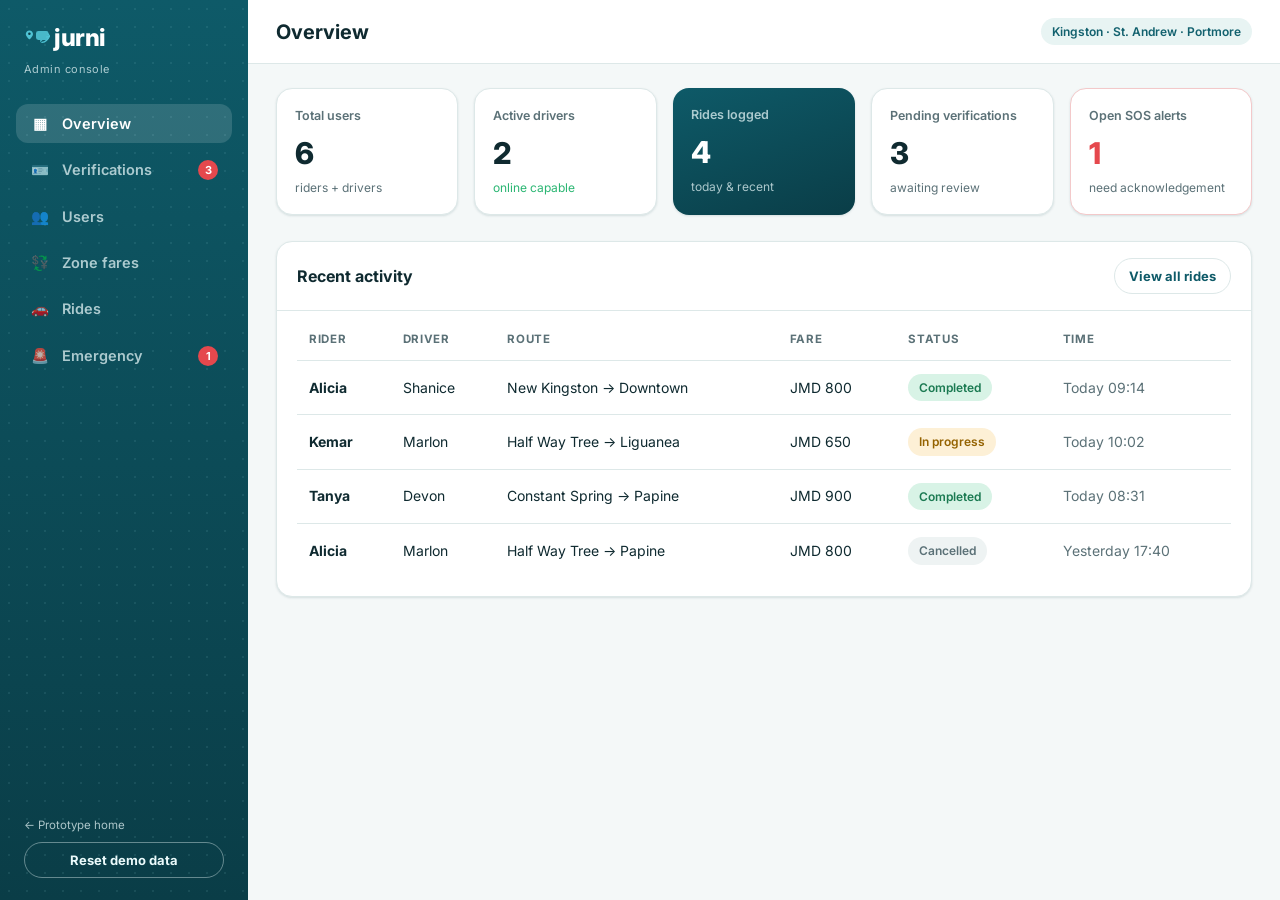
<file: prototype/admin.html>
<!doctype html>
<html lang="en">
<head>
  <meta charset="utf-8" />
  <meta name="viewport" content="width=device-width, initial-scale=1" />
  <title>Jurni — Admin</title>
  <link rel="preconnect" href="https://fonts.googleapis.com" />
  <link href="https://fonts.googleapis.com/css2?family=Inter:wght@400;500;600;700;800&display=swap" rel="stylesheet" />
  <link rel="stylesheet" href="css/tokens.css" />
  <link rel="stylesheet" href="css/base.css" />
  <link rel="stylesheet" href="css/admin.css" />
</head>
<body>
  <div class="admin">
    <!-- Sidebar -->
    <aside class="sidebar map-texture">
      <div class="sidebar__brand">
        <div id="sb-brand"></div>
        <div class="tag">Admin console</div>
      </div>
      <button class="nav-item active" data-view="v-overview"><span class="ic">▦</span><span class="txt">Overview</span></button>
      <button class="nav-item" data-view="v-verify"><span class="ic">🪪</span><span class="txt">Verifications</span><span class="badge" id="nav-verify-badge">0</span></button>
      <button class="nav-item" data-view="v-users"><span class="ic">👥</span><span class="txt">Users</span></button>
      <button class="nav-item" data-view="v-fares"><span class="ic">💱</span><span class="txt">Zone fares</span></button>
      <button class="nav-item" data-view="v-rides"><span class="ic">🚗</span><span class="txt">Rides</span></button>
      <button class="nav-item" data-view="v-alerts"><span class="ic">🚨</span><span class="txt">Emergency</span><span class="badge" id="nav-alert-badge">0</span></button>

      <div class="sidebar__foot">
        <a href="index.html" style="color:var(--on-teal-dim)">← Prototype home</a>
        <div style="margin-top:8px">
          <button class="btn btn--ghost-teal btn--sm" id="btn-reset" style="width:100%">Reset demo data</button>
        </div>
      </div>
    </aside>

    <!-- Main -->
    <main class="main">
      <header class="topbar">
        <h1 id="view-title">Overview</h1>
        <span class="spacer"></span>
        <span class="pill">Kingston · St. Andrew · Portmore</span>
      </header>

      <div class="content">

        <!-- Overview -->
        <section class="view active" id="v-overview">
          <div class="stat-grid">
            <div class="stat"><div class="label">Total users</div><div class="value" id="st-users">0</div><div class="foot muted">riders + drivers</div></div>
            <div class="stat"><div class="label">Active drivers</div><div class="value" id="st-drivers">0</div><div class="foot" style="color:var(--ok)">online capable</div></div>
            <div class="stat accent"><div class="label">Rides logged</div><div class="value" id="st-rides">0</div><div class="foot">today & recent</div></div>
            <div class="stat"><div class="label">Pending verifications</div><div class="value" id="st-pending">0</div><div class="foot muted">awaiting review</div></div>
            <div class="stat alert"><div class="label">Open SOS alerts</div><div class="value" id="st-alerts">0</div><div class="foot muted">need acknowledgement</div></div>
          </div>

          <div class="panel">
            <div class="panel__head"><h2>Recent activity</h2><span class="spacer"></span><button class="btn btn--ghost btn--sm" data-view="v-rides">View all rides</button></div>
            <div class="panel__body"><div class="matrix-wrap"><table class="table" id="tbl-recent"></table></div></div>
          </div>
        </section>

        <!-- Verifications -->
        <section class="view" id="v-verify">
          <div class="panel">
            <div class="panel__head"><h2>Verification queue</h2><span class="spacer"></span><span class="pill pill--warn" id="verify-count">0 pending</span></div>
            <div class="panel__body"><table class="table" id="tbl-verify"></table></div>
          </div>
        </section>

        <!-- Users -->
        <section class="view" id="v-users">
          <div class="panel">
            <div class="panel__head">
              <h2>Users</h2><span class="spacer"></span>
              <input class="input" id="user-search" placeholder="Search name or role…" style="max-width:260px;padding:9px 12px" />
            </div>
            <div class="panel__body"><table class="table" id="tbl-users"></table></div>
          </div>
        </section>

        <!-- Zone fares -->
        <section class="view" id="v-fares">
          <div class="panel">
            <div class="panel__head">
              <h2>Zone fare table</h2><span class="spacer"></span>
              <span class="pill">JMD</span>
              <button class="btn btn--primary btn--sm" id="btn-save-fares">Save changes</button>
            </div>
            <div class="panel__body">
              <p class="muted small" style="margin:4px 0 14px">Recommended fare (JMD) between each pair of areas. Riders and drivers can still negotiate. Edit any cell and save.</p>
              <div class="matrix-wrap"><table class="matrix" id="fare-matrix"></table></div>
            </div>
          </div>
        </section>

        <!-- Rides -->
        <section class="view" id="v-rides">
          <div class="panel">
            <div class="panel__head"><h2>Rides & activity</h2><span class="spacer"></span><span class="pill pill--muted" id="rides-count">0</span></div>
            <div class="panel__body"><table class="table" id="tbl-rides"></table></div>
          </div>
        </section>

        <!-- Emergency -->
        <section class="view" id="v-alerts">
          <div class="panel">
            <div class="panel__head"><h2>Emergency alerts & reports</h2><span class="spacer"></span><span class="pill pill--danger" id="alerts-open">0 open</span></div>
            <div class="panel__body"><div id="alert-list"></div></div>
          </div>
        </section>

      </div>
    </main>
  </div>

  <script src="js/data.js"></script>
  <script src="js/ui.js"></script>
  <script src="js/admin.js"></script>
</body>
</html>
</file>
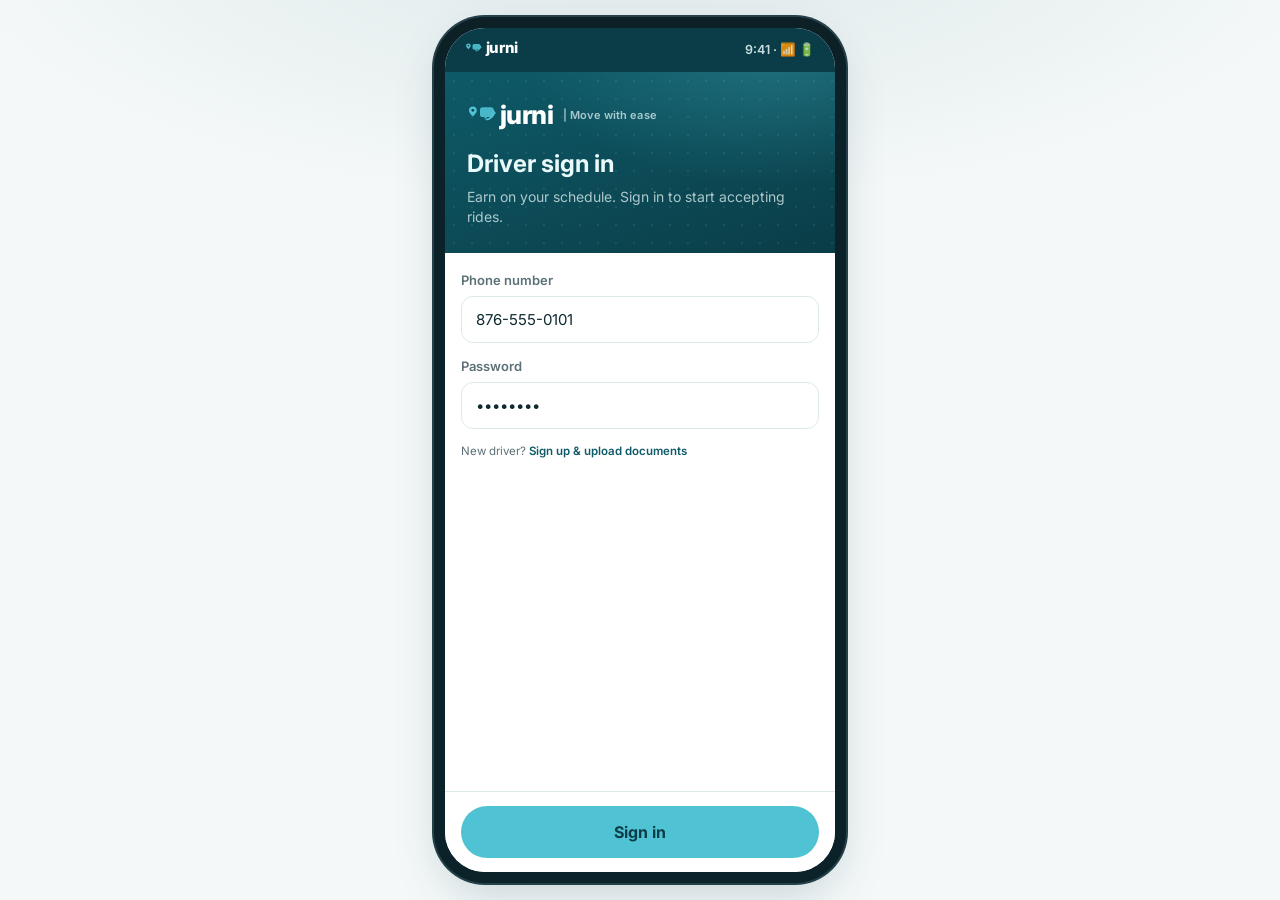
<file: prototype/driver.html>
<!doctype html>
<html lang="en">
<head>
  <meta charset="utf-8" />
  <meta name="viewport" content="width=device-width, initial-scale=1" />
  <title>Jurni — Driver</title>
  <link rel="preconnect" href="https://fonts.googleapis.com" />
  <link href="https://fonts.googleapis.com/css2?family=Inter:wght@400;500;600;700;800&display=swap" rel="stylesheet" />
  <link rel="stylesheet" href="css/tokens.css" />
  <link rel="stylesheet" href="css/base.css" />
  <link rel="stylesheet" href="css/phone.css" />
</head>
<body>
  <div class="stage">
    <div class="phone">
      <div class="statusbar">
        <span id="sb-brand"></span>
        <span class="sb-icons">9:41 · 📶 🔋</span>
      </div>

      <div class="screens">

        <!-- 1 ─ Login -->
        <section class="screen active" id="scr-login">
          <div class="phero map-texture">
            <div id="login-brand" style="margin-bottom:16px"></div>
            <h1>Driver sign in</h1>
            <p>Earn on your schedule. Sign in to start accepting rides.</p>
          </div>
          <div class="screen__body">
            <div class="field">
              <label>Phone number</label>
              <input class="input" type="tel" value="876-555-0101" />
            </div>
            <div class="field">
              <label>Password</label>
              <input class="input" type="password" value="••••••••" />
            </div>
            <p class="tiny muted">New driver? <a style="color:var(--teal);font-weight:600" data-goto="scr-docs">Sign up & upload documents</a></p>
          </div>
          <div class="screen__footer">
            <button class="btn btn--primary btn--block btn--lg" data-goto="scr-home">Sign in</button>
          </div>
        </section>

        <!-- 2 ─ Document upload -->
        <section class="screen" id="scr-docs">
          <div class="appbar">
            <button class="appbar__back" data-goto="scr-login">←</button>
            <span class="appbar__title">Get approved to drive</span>
          </div>
          <div class="screen__body">
            <p class="muted small" style="margin-bottom:14px">Upload your documents. A Jurni admin reviews and approves your account before you can go online.</p>

            <div class="upload-tile" data-doc style="margin-bottom:10px">
              <div class="ic">🪪</div>
              <div class="grow"><div class="bold small">Driver's licence</div><div class="tiny muted doc-status">No file chosen</div></div>
              <button class="btn btn--ghost btn--sm doc-btn">Upload</button>
            </div>
            <div class="upload-tile" data-doc style="margin-bottom:10px">
              <div class="ic">📄</div>
              <div class="grow"><div class="bold small">Vehicle registration</div><div class="tiny muted doc-status">No file chosen</div></div>
              <button class="btn btn--ghost btn--sm doc-btn">Upload</button>
            </div>
            <div class="upload-tile" data-doc>
              <div class="ic">🛡️</div>
              <div class="grow"><div class="bold small">Insurance</div><div class="tiny muted doc-status">No file chosen</div></div>
              <button class="btn btn--ghost btn--sm doc-btn">Upload</button>
            </div>

            <div class="card mt-md" id="approval-note" style="background:var(--mint);border-color:#cfe6e4">
              <div class="small"><strong>Status:</strong> <span id="docs-overall">Upload all 3 documents to submit.</span></div>
            </div>
          </div>
          <div class="screen__footer">
            <button class="btn btn--primary btn--block btn--lg" id="btn-submit-docs" disabled>Submit for approval</button>
          </div>
        </section>

        <!-- 3 ─ Pending approval -->
        <section class="screen" id="scr-pending">
          <div class="appbar">
            <span class="appbar__title">Application submitted</span>
          </div>
          <div class="screen__body center" style="display:flex;flex-direction:column;align-items:center;justify-content:center">
            <div style="font-size:54px">⏳</div>
            <h2 style="margin-top:12px">Your request is pending approval</h2>
            <p class="muted" style="margin-top:10px;max-width:300px">
              A Jurni admin is reviewing your licence, registration & insurance.
              You'll be notified once your account is approved — usually within 24 hours.
            </p>
            <div class="card mt-lg" style="width:100%;text-align:left;background:var(--mint);border-color:#cfe6e4">
              <div class="row">
                <span class="status-dot" style="background:var(--warn)"></span>
                <div class="small"><strong>Status:</strong> Pending review</div>
              </div>
            </div>
          </div>
          <div class="screen__footer">
            <button class="btn btn--primary btn--block" data-goto="scr-home">Continue (demo: approved)</button>
            <button class="btn btn--ghost btn--block" data-goto="scr-login" style="margin-top:8px">Back to sign in</button>
          </div>
        </section>

        <!-- 4 ─ Home (online toggle + requests) -->
        <section class="screen" id="scr-home">
          <div class="appbar">
            <span class="appbar__title">Driver</span>
            <span class="appbar__spacer"></span>
            <button class="btn btn--ghost btn--sm" data-goto="scr-earnings">Earnings</button>
          </div>
          <div class="screen__body">
            <div class="card">
              <div class="row row--between">
                <div class="row">
                  <span class="status-dot" id="online-dot"></span>
                  <div>
                    <div class="bold" id="online-label">You're offline</div>
                    <div class="tiny muted" id="online-sub">Go online to receive ride requests</div>
                  </div>
                </div>
                <label class="switch">
                  <input type="checkbox" id="online-toggle" />
                  <span class="track"></span>
                </label>
              </div>
            </div>

            <div class="row row--between mt-md" style="padding:0 2px">
              <span class="eyebrow">Nearby requests</span>
              <span class="pill pill--muted" id="req-count">0</span>
            </div>

            <div id="offline-empty" class="card center" style="margin-top:10px;padding:30px 16px">
              <div style="font-size:34px">😴</div>
              <p class="muted small mt-sm">You're offline. Flip the switch to see requests.</p>
            </div>

            <ul id="request-list" class="hidden" style="margin-top:4px"></ul>
          </div>
        </section>

        <!-- 4 ─ Request detail -->
        <section class="screen" id="scr-request">
          <div class="appbar">
            <button class="appbar__back" data-goto="scr-home">←</button>
            <span class="appbar__title">Ride request</span>
          </div>
          <div class="screen__body">
            <div class="card">
              <div class="row">
                <div class="avatar" id="rq-avatar" style="background:var(--mint);color:var(--teal-700)">A</div>
                <div class="grow">
                  <div class="bold" id="rq-rider">Rider</div>
                  <div class="small muted" id="rq-rating"></div>
                </div>
                <a class="btn btn--ghost btn--sm" id="rq-note-pill" style="pointer-events:none">Note</a>
              </div>
              <div class="route-select mt-md">
                <div class="route-pin"><span class="dot"></span><div class="bold" id="rq-from">—</div></div>
                <div class="route-line"></div>
                <div class="route-pin"><span class="dot dest"></span><div class="bold" id="rq-to">—</div></div>
              </div>
            </div>

            <div class="fare-line mt-md">
              <span class="muted">Recommended fare</span>
              <span class="amount" id="rq-fare">—</span>
            </div>
            <div class="row row--between mt-sm">
              <span class="muted small">Rider note</span>
              <span class="small" id="rq-note">—</span>
            </div>

            <div class="field mt-md">
              <label>Counter offer (optional)</label>
              <input class="input" id="rq-counter" type="number" inputmode="numeric" placeholder="Propose a different fare" />
            </div>
          </div>
          <div class="screen__footer">
            <div style="display:flex;gap:10px">
              <button class="btn btn--ghost" style="flex:1" id="btn-counter">Counter</button>
              <button class="btn btn--primary" style="flex:2" id="btn-accept">Accept ride</button>
            </div>
          </div>
        </section>

        <!-- 5 ─ En route to pickup -->
        <section class="screen" id="scr-enroute">
          <div class="appbar">
            <span class="appbar__title">Heading to pickup</span>
            <span class="appbar__spacer"></span>
            <span class="pill pill--ok">Accepted</span>
          </div>
          <div class="screen__body">
            <div class="driver-card">
              <div class="row">
                <div class="avatar" id="er-avatar" style="background:var(--aqua);color:var(--teal-deep)">A</div>
                <div class="grow">
                  <div class="bold" id="er-rider">Rider</div>
                  <div class="small muted" id="er-route">—</div>
                </div>
                <a class="btn btn--primary btn--sm" id="er-call" href="tel:0">📞 Call</a>
              </div>
              <div class="distance-panel mt-md">
                <div class="distance-bar"><span id="er-fill"></span></div>
                <div class="labels">
                  <span id="er-state">Driving to pickup</span>
                  <span class="bold" id="er-away">~2.5 km away</span>
                </div>
              </div>
            </div>

            <div class="card mt-md">
              <div class="row row--between">
                <div class="row">
                  <span>📡</span>
                  <div>
                    <div class="bold small">Share my GPS position</div>
                    <div class="tiny muted">So the rider can see you approach</div>
                  </div>
                </div>
                <label class="switch">
                  <input type="checkbox" id="gps-toggle" checked />
                  <span class="track"></span>
                </label>
              </div>
            </div>

            <div class="small muted mt-md" style="padding:0 2px 6px">Navigate to pickup</div>
            <div class="nav-apps">
              <button class="nav-app" data-nav="Waze" data-nav-to="pickup"><span class="ic">🧭</span><span>Open in Waze</span></button>
              <button class="nav-app" data-nav="Google Maps" data-nav-to="pickup"><span class="ic">🗺️</span><span>Open in Maps</span></button>
            </div>

            <div class="card mt-md">
              <div class="row row--between"><span class="muted small">Agreed fare</span><span class="amount" id="er-fare">—</span></div>
              <div class="row row--between mt-sm"><span class="muted small">Payment</span><span class="pill pill--muted">💵 Collect cash</span></div>
            </div>
          </div>
          <div class="screen__footer">
            <div style="display:flex;gap:10px">
              <button class="sos-btn" style="flex:1" data-modal-open="sos-modal">🛡️ SOS</button>
              <button class="btn btn--primary" style="flex:2" id="btn-start-trip" disabled>Arrived — start trip</button>
            </div>
          </div>
        </section>

        <!-- 6 ─ In trip -->
        <section class="screen" id="scr-intrip">
          <div class="appbar">
            <span class="appbar__title">Trip in progress</span>
            <span class="appbar__spacer"></span>
            <span class="pill pill--ok">On trip</span>
          </div>
          <div class="screen__body">
            <div class="driver-card">
              <div class="row">
                <div class="avatar" id="it-avatar" style="background:var(--aqua);color:var(--teal-deep)">A</div>
                <div class="grow">
                  <div class="bold" id="it-dest">To destination</div>
                  <div class="small muted" id="it-rider-sub">—</div>
                </div>
              </div>
              <div class="distance-panel mt-md">
                <div class="distance-bar"><span id="it-fill"></span></div>
                <div class="labels">
                  <span id="it-state">Driving to destination</span>
                  <span class="bold" id="it-away">~5.0 km</span>
                </div>
              </div>
            </div>

            <div class="small muted mt-md" style="padding:0 2px 6px">Navigate to destination</div>
            <div class="nav-apps">
              <button class="nav-app" data-nav="Waze" data-nav-to="destination"><span class="ic">🧭</span><span>Open in Waze</span></button>
              <button class="nav-app" data-nav="Google Maps" data-nav-to="destination"><span class="ic">🗺️</span><span>Open in Maps</span></button>
            </div>

            <div class="card mt-md">
              <div class="row row--between"><span class="muted small">Route</span><span class="small bold" id="it-route">—</span></div>
              <div class="row row--between mt-sm"><span class="muted small">Rider</span><span class="bold" id="it-rider">—</span></div>
              <div class="row row--between mt-sm"><span class="muted small">Collect (cash)</span><span class="amount" id="it-fare">—</span></div>
            </div>
          </div>
          <div class="screen__footer">
            <div style="display:flex;gap:10px">
              <button class="sos-btn" style="flex:1" data-modal-open="sos-modal">🛡️ SOS</button>
              <button class="btn btn--ok" style="flex:2" id="btn-complete">Complete trip</button>
            </div>
          </div>
        </section>

        <!-- 7 ─ Rate rider -->
        <section class="screen" id="scr-rate">
          <div class="appbar"><span class="appbar__title">Trip complete</span></div>
          <div class="screen__body">
            <div class="center" style="padding:10px 0">
              <div style="font-size:46px">✅</div>
              <h2 style="margin-top:8px">Nice trip!</h2>
              <p class="muted small">You collected <span class="bold" id="rate-collected">—</span> in cash.</p>
            </div>
            <div class="card mt-md center">
              <div class="bold" style="margin-bottom:10px">Rate your rider</div>
              <div id="rate-rider" style="justify-content:center;display:flex"></div>
            </div>
          </div>
          <div class="screen__footer">
            <button class="btn btn--primary btn--block btn--lg" id="btn-finish-trip">Submit & go online</button>
          </div>
        </section>

        <!-- 8 ─ Earnings -->
        <section class="screen" id="scr-earnings">
          <div class="appbar">
            <button class="appbar__back" data-goto="scr-home">←</button>
            <span class="appbar__title">Earnings</span>
          </div>
          <div class="screen__body">
            <div class="driver-card center">
              <div class="small muted">Today's earnings</div>
              <div style="font-size:38px;font-weight:800;letter-spacing:-.02em" id="earn-total">JMD 0</div>
              <div class="small muted"><span id="earn-count">0</span> trips · cash</div>
            </div>
            <div class="eyebrow mt-md" style="display:block;padding:0 2px">Completed trips</div>
            <ul id="earn-list" style="margin-top:6px"></ul>
          </div>
        </section>

      </div><!-- /screens -->

      <!-- SOS modal -->
      <div class="modal" id="sos-modal">
        <div class="modal__sheet">
          <div class="modal__grip"></div>
          <h2 style="margin-bottom:4px">Emergency / SOS</h2>
          <p class="muted small" style="margin-bottom:16px">Choose an action. Your location is captured when you tap.</p>

          <a class="card row" href="tel:911" style="margin-bottom:10px;text-decoration:none">
            <div class="avatar" style="background:var(--danger)">📞</div>
            <div class="grow"><div class="bold">Call 911</div><div class="tiny muted">Dial Jamaica emergency services now.</div></div>
            <span style="color:var(--muted)">›</span>
          </a>
          <button class="card row" id="sos-alert" style="width:100%;text-align:left;border:1px solid var(--border);background:var(--card);margin-bottom:10px">
            <div class="avatar" style="background:var(--warn)">🚨</div>
            <div class="grow"><div class="bold">Alert Jurni admin</div><div class="tiny muted">Send your identity, trip details & GPS.</div></div>
            <span style="color:var(--muted)">›</span>
          </button>
          <button class="card row" id="sos-report" style="width:100%;text-align:left;border:1px solid var(--border);background:var(--card);margin-bottom:10px">
            <div class="avatar" style="background:var(--teal)">⚠️</div>
            <div class="grow"><div class="bold">Report activity</div><div class="tiny muted">Flag an unsafe or suspicious rider.</div></div>
            <span style="color:var(--muted)">›</span>
          </button>
          <div id="report-box" class="hidden" style="margin:4px 0 10px">
            <div class="field" style="margin-bottom:8px">
              <label>What happened?</label>
              <textarea class="textarea" id="report-note" placeholder="Describe the issue…"></textarea>
            </div>
            <button class="btn btn--danger btn--block" id="sos-report-send">Send report to admin</button>
          </div>
          <button class="btn btn--ghost btn--block" data-modal-close="sos-modal">Cancel</button>
        </div>
      </div>

    </div><!-- /phone -->
  </div>

  <script src="js/data.js"></script>
  <script src="js/ui.js"></script>
  <script src="js/driver.js"></script>
</body>
</html>
</file>
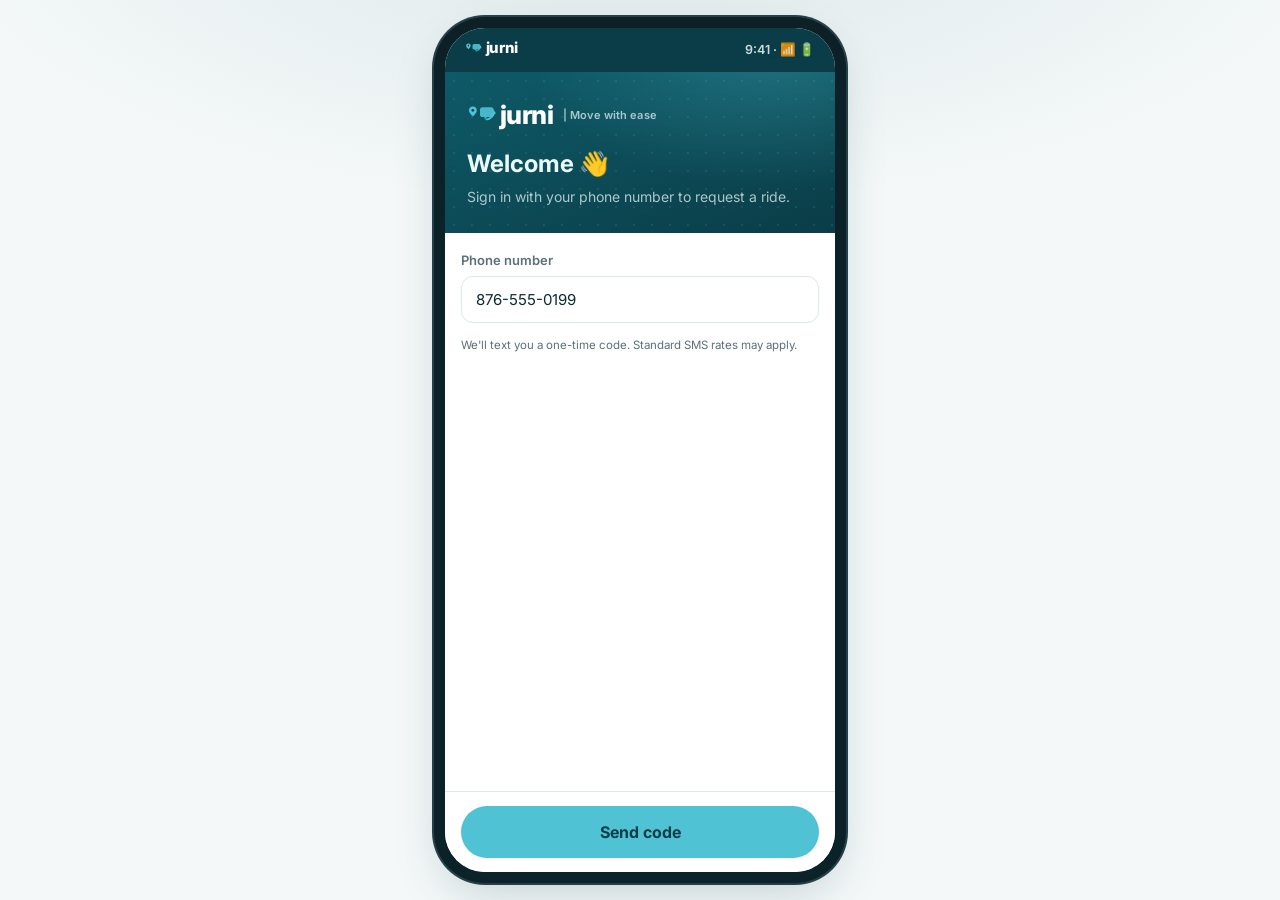
<file: prototype/rider.html>
<!doctype html>
<html lang="en">
<head>
  <meta charset="utf-8" />
  <meta name="viewport" content="width=device-width, initial-scale=1" />
  <title>Jurni — Rider</title>
  <link rel="preconnect" href="https://fonts.googleapis.com" />
  <link href="https://fonts.googleapis.com/css2?family=Inter:wght@400;500;600;700;800&display=swap" rel="stylesheet" />
  <link rel="stylesheet" href="css/tokens.css" />
  <link rel="stylesheet" href="css/base.css" />
  <link rel="stylesheet" href="css/phone.css" />
</head>
<body>
  <div class="stage">
    <div class="phone">
      <!-- status bar -->
      <div class="statusbar">
        <span id="sb-brand"></span>
        <span class="sb-icons">9:41 · 📶 🔋</span>
      </div>

      <div class="screens">

        <!-- 1 ─ Phone login -->
        <section class="screen active" id="scr-login">
          <div class="phero map-texture">
            <div id="login-brand" style="margin-bottom:16px"></div>
            <h1>Welcome 👋</h1>
            <p>Sign in with your phone number to request a ride.</p>
          </div>
          <div class="screen__body">
            <div class="field">
              <label>Phone number</label>
              <input class="input" id="in-phone" type="tel" inputmode="tel" value="876-555-0199" />
            </div>
            <p class="tiny muted">We'll text you a one-time code. Standard SMS rates may apply.</p>
          </div>
          <div class="screen__footer">
            <button class="btn btn--primary btn--block btn--lg" data-goto="scr-otp">Send code</button>
          </div>
        </section>

        <!-- 2 ─ OTP -->
        <section class="screen" id="scr-otp">
          <div class="appbar">
            <button class="appbar__back" data-goto="scr-login">←</button>
            <span class="appbar__title">Verify your number</span>
          </div>
          <div class="screen__body">
            <p class="muted small" style="margin-bottom:18px">
              Enter the 4-digit code sent to <strong id="otp-dest">876-555-0199</strong>.
              <br />(Demo: any digits work.)
            </p>
            <div class="otp" id="otp-boxes">
              <input maxlength="1" inputmode="numeric" value="4" />
              <input maxlength="1" inputmode="numeric" value="2" />
              <input maxlength="1" inputmode="numeric" value="8" />
              <input maxlength="1" inputmode="numeric" value="1" />
            </div>
            <p class="center small muted" style="margin-top:18px">Didn't get it? <a style="color:var(--teal);font-weight:600">Resend</a></p>
          </div>
          <div class="screen__footer">
            <button class="btn btn--primary btn--block btn--lg" data-goto="scr-verify">Verify</button>
          </div>
        </section>

        <!-- 3 ─ ID verification + emergency contact -->
        <section class="screen" id="scr-verify">
          <div class="appbar">
            <span class="appbar__title">Set up your account</span>
          </div>
          <div class="screen__body">
            <span class="eyebrow">Identity</span>
            <h3 style="margin:6px 0 4px">Basic ID verification</h3>
            <p class="muted small" style="margin-bottom:14px">Upload a government ID so Jurni can keep rides safe. An admin reviews it.</p>
            <div class="upload-tile" id="id-tile">
              <div class="ic">🪪</div>
              <div class="grow">
                <div class="bold small">Government ID</div>
                <div class="tiny muted" id="id-status">No file chosen</div>
              </div>
              <button class="btn btn--ghost btn--sm" id="btn-upload-id">Upload</button>
            </div>

            <div style="height:22px"></div>
            <span class="eyebrow">Safety</span>
            <h3 style="margin:6px 0 4px">Emergency contact</h3>
            <p class="muted small" style="margin-bottom:14px">We can alert this person if you ever trigger SOS during a ride.</p>
            <div class="field">
              <label>Contact name</label>
              <input class="input" id="in-ec-name" placeholder="e.g. Mom" value="Marcia" />
            </div>
            <div class="field">
              <label>Contact number</label>
              <input class="input" id="in-ec-phone" type="tel" placeholder="876-000-0000" value="876-555-0010" />
            </div>
          </div>
          <div class="screen__footer">
            <button class="btn btn--primary btn--block btn--lg" id="btn-finish-setup">Continue</button>
          </div>
        </section>

        <!-- 4 ─ Home / request a ride -->
        <section class="screen" id="scr-home">
          <div class="appbar">
            <span class="appbar__title">Request a ride</span>
            <span class="appbar__spacer"></span>
            <button class="btn btn--ghost btn--sm" data-goto="scr-history">History</button>
          </div>
          <div class="screen__body">
            <div class="card">
              <div class="route-select">
                <div class="route-pin">
                  <span class="dot"></span>
                  <div class="ta grow" id="ta-from"></div>
                </div>
                <div class="route-line"></div>
                <div class="route-pin">
                  <span class="dot dest"></span>
                  <div class="ta grow" id="ta-to"></div>
                </div>
              </div>
              <button class="btn btn--ghost btn--sm" id="btn-gps" style="width:100%;margin-top:12px">📍 Use my current location</button>
            </div>

            <div class="card mt-md" id="fare-preview">
              <div class="row row--between">
                <span class="muted small">Recommended fare</span>
                <span class="pill">Zone-based</span>
              </div>
              <div class="fare-big mt-sm" id="home-fare">—</div>
              <p class="tiny muted">You and the driver can still negotiate the final amount.</p>
            </div>

            <div class="mt-md" style="display:flex;gap:10px;flex-wrap:wrap">
              <span class="pill pill--muted">💵 Cash</span>
              <span class="pill pill--muted">📞 Coordinate by phone</span>
              <span class="pill pill--muted">🛡️ SOS during ride</span>
            </div>
          </div>
          <div class="screen__footer">
            <button class="btn btn--primary btn--block btn--lg" id="btn-request">Request ride</button>
          </div>
        </section>

        <!-- 5 ─ Fare / negotiate -->
        <section class="screen" id="scr-fare">
          <div class="appbar">
            <button class="appbar__back" data-goto="scr-home">←</button>
            <span class="appbar__title">Confirm fare</span>
          </div>
          <div class="screen__body">
            <div class="card">
              <div class="row row--between">
                <div>
                  <div class="tiny muted">PICKUP</div>
                  <div class="bold" id="fare-from">—</div>
                </div>
                <div style="color:var(--aqua);font-size:20px">→</div>
                <div style="text-align:right">
                  <div class="tiny muted">DROP-OFF</div>
                  <div class="bold" id="fare-to">—</div>
                </div>
              </div>
            </div>

            <div class="fare-line mt-md">
              <span class="muted">Recommended</span>
              <span class="amount" id="fare-recommended">—</span>
            </div>

            <div class="field mt-md">
              <label>Your offer (optional — negotiate)</label>
              <input class="input" id="in-offer" type="number" inputmode="numeric" placeholder="Leave blank to accept recommended" />
            </div>
            <p class="tiny muted">Drivers see your offer and can accept or counter it.</p>
          </div>
          <div class="screen__footer">
            <button class="btn btn--primary btn--block btn--lg" id="btn-find-driver">Find a driver</button>
          </div>
        </section>

        <!-- 6 ─ Finding a driver -->
        <section class="screen" id="scr-finding">
          <div class="appbar">
            <button class="appbar__back" data-goto="scr-home">←</button>
            <span class="appbar__title">Finding a driver</span>
          </div>
          <div class="screen__body center" style="justify-content:center;display:flex;flex-direction:column;align-items:center">
            <div class="radar"></div>
            <h3 style="margin-top:18px">Matching you with a nearby driver…</h3>
            <p class="muted small" style="margin-top:6px">Sending your request to available drivers in the area.</p>
            <div class="pill mt-md" id="finding-route">—</div>
          </div>
        </section>

        <!-- 7 ─ Matched / en route (distance bar) -->
        <section class="screen" id="scr-trip">
          <div class="appbar">
            <span class="appbar__title">Driver on the way</span>
            <span class="appbar__spacer"></span>
            <span class="pill pill--ok" id="trip-status-pill">En route</span>
          </div>
          <div class="screen__body">
            <div class="driver-card">
              <div class="row">
                <div class="avatar" id="dc-avatar">M</div>
                <div class="grow">
                  <div class="bold" id="dc-name">Marlon · Toyota Axio (silver)</div>
                  <div class="small muted" id="dc-meta">Plate 1234 AB · ⭐ 4.8</div>
                </div>
                <a class="btn btn--primary btn--sm" id="dc-call" href="tel:8765550101">📞 Call</a>
              </div>

              <div class="distance-panel mt-md">
                <div class="distance-bar"><span id="dist-fill"></span></div>
                <div class="labels">
                  <span id="dist-state">On the way</span>
                  <span class="bold" id="dist-away">~3.0 km away</span>
                </div>
              </div>
            </div>

            <div class="card mt-md">
              <div class="row row--between">
                <span class="muted small">Agreed fare</span>
                <span class="amount" id="trip-fare">—</span>
              </div>
              <div class="row row--between mt-sm">
                <span class="muted small">Route</span>
                <span class="small bold" id="trip-route">—</span>
              </div>
              <div class="row row--between mt-sm">
                <span class="muted small">Payment</span>
                <span class="pill pill--muted">💵 Cash</span>
              </div>
            </div>

            <p class="tiny muted mt-md center">
              The bar fills as your driver gets closer (free browser GPS — no map).
            </p>
          </div>
          <div class="screen__footer">
            <button class="sos-btn" data-modal-open="sos-modal">🛡️ Emergency / SOS</button>
          </div>
        </section>

        <!-- 8 ─ On the way to destination -->
        <section class="screen" id="scr-todest">
          <div class="appbar">
            <span class="appbar__title" id="td-title">On the way</span>
            <span class="appbar__spacer"></span>
            <span class="pill pill--ok" id="td-status-pill">In trip</span>
          </div>
          <div class="screen__body">
            <div class="driver-card">
              <div class="row">
                <div class="avatar" id="td-avatar">M</div>
                <div class="grow">
                  <div class="bold" id="td-dest">Heading to your destination</div>
                  <div class="small muted" id="td-driver">—</div>
                </div>
              </div>
              <div class="distance-panel mt-md">
                <div class="distance-bar"><span id="td-fill"></span></div>
                <div class="labels">
                  <span id="td-state">Heading to destination</span>
                  <span class="bold" id="td-away">~5.0 km</span>
                </div>
              </div>
            </div>

            <div class="card mt-md">
              <div class="row row--between"><span class="muted small">Route</span><span class="small bold" id="td-route">—</span></div>
              <div class="row row--between mt-sm"><span class="muted small">Fare (cash)</span><span class="amount" id="td-fare">—</span></div>
            </div>

            <p class="tiny muted mt-md center">Enjoy the ride — the bar fills as you near your drop-off.</p>
          </div>
          <div class="screen__footer">
            <button class="sos-btn" data-modal-open="sos-modal">🛡️ Emergency / SOS</button>
          </div>
        </section>

        <!-- 9 ─ Trip complete -->
        <section class="screen" id="scr-complete">
          <div class="appbar">
            <span class="appbar__title">Trip complete</span>
          </div>
          <div class="screen__body">
            <div class="center" style="padding:10px 0 4px">
              <div style="font-size:46px">✅</div>
              <h2 style="margin-top:8px">You've arrived</h2>
              <p class="muted small">Please pay your driver in cash.</p>
            </div>

            <div class="card mt-md">
              <div class="fare-line" style="border:0;padding-bottom:6px">
                <span class="muted">Amount due</span>
                <span class="fare-big" id="complete-fare">—</span>
              </div>
              <div class="pill pill--muted">💵 Cash to driver</div>
            </div>

            <div class="card mt-md center">
              <div class="bold" style="margin-bottom:10px">Rate your driver</div>
              <div id="rate-driver" style="justify-content:center;display:flex"></div>
              <div class="field mt-md" style="text-align:left;margin-bottom:0">
                <label>Add a note (optional)</label>
                <textarea class="textarea" id="rate-note" placeholder="How was your trip?"></textarea>
              </div>
            </div>
          </div>
          <div class="screen__footer">
            <button class="btn btn--primary btn--block btn--lg" id="btn-submit-rating">Submit & finish</button>
          </div>
        </section>

        <!-- 9 ─ Ride history -->
        <section class="screen" id="scr-history">
          <div class="appbar">
            <button class="appbar__back" data-goto="scr-home">←</button>
            <span class="appbar__title">Ride history</span>
          </div>
          <div class="screen__body">
            <ul id="history-list"></ul>
          </div>
        </section>

      </div><!-- /screens -->

      <!-- SOS floating button (visible on trip screen only, toggled by JS) -->
      <button class="sos-fab hidden" id="sos-fab" data-modal-open="sos-modal">SOS</button>

      <!-- SOS modal -->
      <div class="modal" id="sos-modal">
        <div class="modal__sheet">
          <div class="modal__grip"></div>
          <h2 style="margin-bottom:4px">Emergency / SOS</h2>
          <p class="muted small" style="margin-bottom:16px">Choose an action. Your location is captured when you tap.</p>

          <a class="card row" href="tel:911" style="margin-bottom:10px;text-decoration:none">
            <div class="avatar" style="background:var(--danger)">📞</div>
            <div class="grow">
              <div class="bold">Call 911</div>
              <div class="tiny muted">Dial Jamaica emergency services now.</div>
            </div>
            <span style="color:var(--muted)">›</span>
          </a>

          <button class="card row" id="sos-alert" style="width:100%;text-align:left;border:1px solid var(--border);background:var(--card);margin-bottom:10px">
            <div class="avatar" style="background:var(--warn)">🚨</div>
            <div class="grow">
              <div class="bold">Alert Jurni admin</div>
              <div class="tiny muted">Send your identity, ride details & GPS location.</div>
            </div>
            <span style="color:var(--muted)">›</span>
          </button>

          <button class="card row" id="sos-report" style="width:100%;text-align:left;border:1px solid var(--border);background:var(--card);margin-bottom:10px">
            <div class="avatar" style="background:var(--teal)">⚠️</div>
            <div class="grow">
              <div class="bold">Report activity</div>
              <div class="tiny muted">Flag suspicious or unsafe behaviour.</div>
            </div>
            <span style="color:var(--muted)">›</span>
          </button>

          <!-- report note (hidden until "Report activity") -->
          <div id="report-box" class="hidden" style="margin:4px 0 10px">
            <div class="field" style="margin-bottom:8px">
              <label>What happened?</label>
              <textarea class="textarea" id="report-note" placeholder="Describe the issue — driver, route, behaviour…"></textarea>
            </div>
            <button class="btn btn--danger btn--block" id="sos-report-send">Send report to admin</button>
          </div>

          <button class="btn btn--ghost btn--block" data-modal-close="sos-modal">Cancel</button>
        </div>
      </div>

    </div><!-- /phone -->
  </div>

  <script src="js/data.js"></script>
  <script src="js/ui.js"></script>
  <script src="js/rider.js"></script>
</body>
</html>
</file>
<file: docs/css/tokens.css>
/* ------------------------------------------------------------------
   Jurni — design tokens
   Brand derived from the client's WhatsApp assets:
   deep teal / petrol with aqua-cyan accents, pale-mint cards.
   ------------------------------------------------------------------ */

:root {
  /* Brand — teal / petrol */
  --teal-deep: #0a3d47;
  --teal:      #0e5a68;
  --teal-700:  #12616e;
  --teal-600:  #166a79;

  /* Accent — aqua / cyan */
  --aqua:        #4fc3d4;
  --aqua-bright: #5fd0dd;
  --aqua-soft:   #9fe0e8;

  /* Surfaces */
  --mint:   #e8f4f3;
  --bg:     #f4f8f8;
  --card:   #ffffff;
  --border: #dde8e8;
  --white:  #ffffff;

  /* Text */
  --ink:       #0f2a30;
  --muted:     #5b7177;
  --on-teal:   #eafafb;
  --on-teal-dim: rgba(234, 250, 251, 0.72);

  /* Status */
  --danger:  #e5484d;
  --danger-dark: #c23438;
  --warn:    #f5a623;
  --ok:      #2bb673;
  --ok-soft: #d8f3e6;

  /* Radius */
  --r-sm: 8px;
  --r-md: 12px;
  --r-lg: 16px;
  --r-xl: 22px;
  --r-pill: 999px;

  /* Shadow */
  --shadow-sm: 0 1px 2px rgba(10, 61, 71, 0.06), 0 1px 3px rgba(10, 61, 71, 0.08);
  --shadow-md: 0 4px 14px rgba(10, 61, 71, 0.10);
  --shadow-lg: 0 18px 50px rgba(10, 61, 71, 0.22);

  /* Type */
  --font-sans: "Inter", -apple-system, BlinkMacSystemFont, "Segoe UI", Roboto,
    Helvetica, Arial, sans-serif;

  /* Spacing step */
  --space: 16px;

  /* Phone frame */
  --phone-w: 390px;
  --phone-h: 844px;
}

/* Subtle dotted "world map" texture used on dark teal panels */
.map-texture {
  position: relative;
  isolation: isolate;
}
.map-texture::before {
  content: "";
  position: absolute;
  inset: 0;
  z-index: -1;
  background-image: radial-gradient(
    rgba(159, 224, 232, 0.16) 1.1px,
    transparent 1.2px
  );
  background-size: 18px 18px;
  opacity: 0.6;
  pointer-events: none;
}
</file>
<file: docs/css/base.css>
/* ------------------------------------------------------------------
   Jurni — base reset + shared components
   ------------------------------------------------------------------ */

*,
*::before,
*::after { box-sizing: border-box; }

html { -webkit-text-size-adjust: 100%; }

body {
  margin: 0;
  font-family: var(--font-sans);
  color: var(--ink);
  background: var(--bg);
  line-height: 1.45;
  -webkit-font-smoothing: antialiased;
}

h1, h2, h3, h4 { margin: 0; line-height: 1.2; font-weight: 700; }
p { margin: 0; }
a { color: inherit; text-decoration: none; }
button { font-family: inherit; cursor: pointer; }
img { max-width: 100%; display: block; }
ul { margin: 0; padding: 0; list-style: none; }

/* ---------- Logo / wordmark ---------- */
.logo {
  display: inline-flex;
  align-items: center;
  gap: 2px;
  font-weight: 800;
  letter-spacing: -0.02em;
  line-height: 1;
  user-select: none;
}
.logo svg { display: block; }

/* ---------- Buttons ---------- */
.btn {
  display: inline-flex;
  align-items: center;
  justify-content: center;
  gap: 8px;
  border: 0;
  border-radius: var(--r-pill);
  padding: 13px 20px;
  font-size: 15px;
  font-weight: 700;
  background: var(--aqua);
  color: var(--teal-deep);
  transition: filter 0.15s ease, transform 0.05s ease, background 0.15s ease;
  text-align: center;
}
.btn:hover { filter: brightness(1.05); }
.btn:active { transform: translateY(1px); }
.btn:disabled { opacity: 0.5; cursor: not-allowed; }
.btn--block { width: 100%; }
.btn--lg { padding: 16px 22px; font-size: 16px; }
.btn--sm { padding: 9px 14px; font-size: 13px; }

.btn--primary { background: var(--aqua); color: var(--teal-deep); }
.btn--teal { background: var(--teal); color: var(--on-teal); }
.btn--ghost {
  background: transparent;
  color: var(--teal);
  border: 1.5px solid var(--border);
}
.btn--ghost-teal {
  background: transparent;
  color: var(--on-teal);
  border: 1.5px solid rgba(234, 250, 251, 0.4);
}
.btn--danger { background: var(--danger); color: #fff; }
.btn--danger:hover { background: var(--danger-dark); filter: none; }
.btn--ok { background: var(--ok); color: #fff; }
.btn--google {
  background: #fff;
  color: var(--ink);
  border: 1.5px solid var(--border);
  font-weight: 700;
}
.btn--google:hover { background: var(--bg); filter: none; }
.btn--google svg { flex: none; }

/* ---------- "or" divider ---------- */
.or-divider {
  display: flex;
  align-items: center;
  gap: 12px;
  color: var(--muted);
  font-size: 12px;
  font-weight: 600;
  margin: 16px 0;
}
.or-divider::before,
.or-divider::after { content: ""; flex: 1; height: 1px; background: var(--border); }

/* ---------- Cards ---------- */
.card {
  background: var(--card);
  border: 1px solid var(--border);
  border-radius: var(--r-lg);
  padding: 16px;
  box-shadow: var(--shadow-sm);
}

/* ---------- Pills / tags ---------- */
.pill {
  display: inline-flex;
  align-items: center;
  gap: 6px;
  padding: 5px 11px;
  border-radius: var(--r-pill);
  font-size: 12px;
  font-weight: 600;
  background: var(--mint);
  color: var(--teal-700);
  white-space: nowrap;
}
.pill--teal { background: rgba(234, 250, 251, 0.14); color: var(--on-teal); }
.pill--ok { background: var(--ok-soft); color: #1b7a52; }
.pill--warn { background: #fdf0d6; color: #946200; }
.pill--danger { background: #fde3e4; color: var(--danger-dark); }
.pill--muted { background: #eef3f3; color: var(--muted); }

/* ---------- Section label ---------- */
.eyebrow {
  font-size: 11px;
  font-weight: 700;
  letter-spacing: 0.14em;
  text-transform: uppercase;
  color: var(--aqua);
}

/* ---------- Forms ---------- */
.field { margin-bottom: 14px; }
.field > label {
  display: block;
  font-size: 13px;
  font-weight: 600;
  color: var(--muted);
  margin-bottom: 6px;
}
.input,
.select,
.textarea {
  width: 100%;
  border: 1.5px solid var(--border);
  border-radius: var(--r-md);
  padding: 13px 14px;
  font-size: 15px;
  font-family: inherit;
  color: var(--ink);
  background: var(--white);
  transition: border-color 0.15s ease, box-shadow 0.15s ease;
}
.input:focus,
.select:focus,
.textarea:focus {
  outline: none;
  border-color: var(--aqua);
  box-shadow: 0 0 0 3px rgba(79, 195, 212, 0.2);
}
.textarea { resize: vertical; min-height: 84px; }
.select {
  appearance: none;
  background-image: url("data:image/svg+xml,%3Csvg xmlns='http://www.w3.org/2000/svg' width='16' height='16' viewBox='0 0 24 24' fill='none' stroke='%235b7177' stroke-width='2.5' stroke-linecap='round' stroke-linejoin='round'%3E%3Cpolyline points='6 9 12 15 18 9'/%3E%3C/svg%3E");
  background-repeat: no-repeat;
  background-position: right 14px center;
  padding-right: 40px;
}

/* ---------- Stars ---------- */
.stars { display: inline-flex; gap: 2px; color: var(--warn); font-size: 15px; }
.stars--input { cursor: pointer; font-size: 34px; gap: 6px; }
.stars--input .star { color: #d7e3e3; transition: color 0.1s ease; }
.stars--input .star.on { color: var(--warn); }

/* ---------- Distance bar ---------- */
.distance-bar {
  height: 12px;
  border-radius: var(--r-pill);
  background: var(--track, #dbe9ea);
  overflow: hidden;
}
.distance-bar > span {
  display: block;
  height: 100%;
  width: 0%;
  border-radius: var(--r-pill);
  background: linear-gradient(90deg, var(--teal) 0%, var(--aqua) 100%);
  transition: width 0.6s linear;
}

/* ---------- Status dot ---------- */
.status-dot {
  display: inline-block;
  width: 9px;
  height: 9px;
  border-radius: 50%;
  background: #c3cfcf;
}
.status-dot.on { background: var(--ok); box-shadow: 0 0 0 3px rgba(43, 182, 115, 0.2); }

/* ---------- Avatar ---------- */
.avatar {
  flex: none;
  display: grid;
  place-items: center;
  width: 46px;
  height: 46px;
  border-radius: 50%;
  background: var(--teal);
  color: #fff;
  font-weight: 700;
  font-size: 17px;
}

/* ---------- Profile avatar ("photo") ---------- */
.ava {
  position: relative;
  flex: none;
  display: inline-grid;
  place-items: center;
  width: var(--s, 46px);
  height: var(--s, 46px);
  border-radius: 50%;
  background: linear-gradient(135deg, var(--a, #0e5a68), var(--b, #4fc3d4));
  box-shadow: inset 0 0 0 2px rgba(255, 255, 255, 0.4),
              0 2px 6px rgba(10, 61, 71, 0.18);
  overflow: visible;
}
.ava__img {
  width: 100%;
  height: 100%;
  border-radius: 50%;
  object-fit: cover;
  display: block;
  /* subtle inner rim so the photo reads as a tidy disc on any background */
  box-shadow: inset 0 0 0 2px rgba(255, 255, 255, 0.4);
}
.ava--ring {
  box-shadow: inset 0 0 0 2px rgba(255, 255, 255, 0.55),
              0 0 0 3px rgba(79, 195, 212, 0.4),
              0 3px 8px rgba(10, 61, 71, 0.22);
}
.ava__badge {
  position: absolute;
  right: -3px;
  bottom: -3px;
  min-width: calc(var(--s, 46px) * 0.44);
  height: calc(var(--s, 46px) * 0.44);
  padding: 0 3px;
  border-radius: 999px;
  background: #fff;
  color: var(--teal-deep);
  font-size: calc(var(--s, 46px) * 0.26);
  font-weight: 700;
  display: grid;
  place-items: center;
  line-height: 1;
  box-shadow: 0 1px 3px rgba(10, 61, 71, 0.3);
}
.ava__badge--ok { background: var(--ok); color: #fff; }
/* avatars sitting inside the dark driver card get a subtle light rim */
.driver-card .ava { box-shadow: inset 0 0 0 2px rgba(255, 255, 255, 0.5), 0 2px 8px rgba(0, 0, 0, 0.25); }

/* ---------- Modal ---------- */
.modal {
  position: fixed;
  inset: 0;
  z-index: 100;
  display: none;
  align-items: flex-end;
  justify-content: center;
  background: rgba(10, 32, 37, 0.55);
  padding: 0;
}
.modal.open { display: flex; }
.modal__sheet {
  width: 100%;
  max-width: 440px;
  background: var(--white);
  border-radius: 22px 22px 0 0;
  padding: 20px 20px calc(20px + env(safe-area-inset-bottom));
  box-shadow: var(--shadow-lg);
  animation: sheet-up 0.22s ease;
}
@keyframes sheet-up { from { transform: translateY(14px); opacity: 0.6; } to { transform: none; opacity: 1; } }
.modal__grip {
  width: 40px; height: 4px; border-radius: 99px;
  background: #d7e3e3; margin: 0 auto 14px;
}

/* ---------- Toast ---------- */
.toast-wrap {
  position: fixed;
  left: 50%;
  bottom: 28px;
  transform: translateX(-50%);
  z-index: 200;
  display: flex;
  flex-direction: column;
  gap: 8px;
  align-items: center;
  pointer-events: none;
  width: max-content;
  max-width: 90vw;
}
.toast {
  background: var(--teal-deep);
  color: #fff;
  padding: 11px 18px;
  border-radius: var(--r-pill);
  font-size: 13.5px;
  font-weight: 600;
  box-shadow: var(--shadow-md);
  animation: toast-in 0.2s ease;
}
.toast--ok { background: #157a52; }
.toast--danger { background: var(--danger-dark); }
@keyframes toast-in { from { transform: translateY(8px); opacity: 0; } to { transform: none; opacity: 1; } }

/* ---------- Helpers ---------- */
.row { display: flex; align-items: center; gap: 12px; }
.row--between { justify-content: space-between; }
.col { display: flex; flex-direction: column; }
.gap-sm { gap: 8px; }
.gap-md { gap: 14px; }
.mt-sm { margin-top: 8px; }
.mt-md { margin-top: 16px; }
.mt-lg { margin-top: 24px; }
.muted { color: var(--muted); }
.small { font-size: 13px; }
.tiny { font-size: 11.5px; }
.center { text-align: center; }
.bold { font-weight: 700; }
.grow { flex: 1; }
.hidden { display: none !important; }
.nowrap { white-space: nowrap; }
.amount { font-weight: 800; letter-spacing: -0.01em; }
</file>
<file: docs/css/admin.css>
/* ------------------------------------------------------------------
   Jurni — admin dashboard (desktop)
   ------------------------------------------------------------------ */

.admin {
  display: grid;
  grid-template-columns: 248px 1fr;
  min-height: 100vh;
}

/* Sidebar */
.sidebar {
  background: linear-gradient(180deg, var(--teal) 0%, var(--teal-deep) 100%);
  color: var(--on-teal);
  padding: 22px 16px;
  display: flex;
  flex-direction: column;
  gap: 6px;
  position: sticky;
  top: 0;
  height: 100vh;
}
.sidebar__brand { padding: 4px 8px 20px; display: flex; align-items: flex-start; justify-content: space-between; gap: 10px; }
.sidebar__brand .tag { font-size: 11px; color: var(--on-teal-dim); margin-top: 6px; letter-spacing: 0.04em; }
.nav-item {
  display: flex; align-items: center; gap: 12px;
  padding: 11px 14px;
  border-radius: var(--r-md);
  color: var(--on-teal-dim);
  font-weight: 600;
  font-size: 14.5px;
  border: 0; background: transparent; width: 100%; text-align: left;
  transition: background 0.14s ease, color 0.14s ease;
}
.nav-item:hover { background: rgba(255, 255, 255, 0.07); color: var(--on-teal); }
.nav-item.active { background: rgba(255, 255, 255, 0.14); color: #fff; }
.nav-item .ic { flex: none; width: 20px; display: grid; place-items: center; }
.nav-item .badge {
  margin-left: auto;
  background: var(--danger); color: #fff;
  font-size: 11px; font-weight: 700;
  min-width: 20px; height: 20px; padding: 0 6px;
  border-radius: 99px; display: grid; place-items: center;
}
.sidebar__foot { margin-top: auto; font-size: 11.5px; color: var(--on-teal-dim); padding: 10px 8px 0; }

/* Mobile menu controls — hidden on desktop, revealed in the media query below */
.nav-backdrop { display: none; }
.nav-toggle {
  display: none;
  flex: none;
  flex-direction: column;
  align-items: center; justify-content: center;
  gap: 4px;
  width: 42px; height: 42px; padding: 0;
  border: 1px solid var(--border);
  border-radius: var(--r-md);
  background: var(--white);
  cursor: pointer;
}
.nav-toggle span { width: 18px; height: 2px; border-radius: 2px; background: var(--ink); }
.nav-toggle:hover { background: var(--bg); }
.sidebar__close {
  display: none;
  flex: none;
  width: 34px; height: 34px;
  border: 0; border-radius: 50%;
  background: rgba(255, 255, 255, 0.12);
  color: #fff; font-size: 24px; line-height: 1;
  cursor: pointer;
}
.sidebar__close:hover { background: rgba(255, 255, 255, 0.2); }

/* Main */
.main { background: var(--bg); min-width: 0; }
.topbar {
  display: flex; align-items: center; gap: 16px;
  padding: 18px 28px;
  background: var(--white);
  border-bottom: 1px solid var(--border);
  position: sticky; top: 0; z-index: 10;
}
.topbar h1 { font-size: 20px; }
.topbar .spacer { flex: 1; }
.content { padding: 24px 28px 48px; }

.view { display: none; }
.view.active { display: block; }

/* Stat cards */
.stat-grid {
  display: grid;
  grid-template-columns: repeat(auto-fit, minmax(180px, 1fr));
  gap: 16px;
  margin-bottom: 26px;
}
.stat {
  background: var(--white);
  border: 1px solid var(--border);
  border-radius: var(--r-lg);
  padding: 18px;
  box-shadow: var(--shadow-sm);
}
.stat .label { font-size: 12.5px; color: var(--muted); font-weight: 600; }
.stat .value { font-size: 30px; font-weight: 800; letter-spacing: -0.02em; margin-top: 6px; }
.stat .foot { font-size: 12px; margin-top: 4px; }
.stat.accent { background: linear-gradient(160deg, var(--teal) 0%, var(--teal-deep) 100%); color: #fff; border: 0; }
.stat.accent .label, .stat.accent .foot { color: var(--on-teal-dim); }
.stat.alert { border-color: #f3c9ca; }
.stat.alert .value { color: var(--danger); }

/* Panels */
.panel {
  background: var(--white);
  border: 1px solid var(--border);
  border-radius: var(--r-lg);
  box-shadow: var(--shadow-sm);
  margin-bottom: 22px;
  overflow: hidden;
}
.panel__head {
  display: flex; align-items: center; gap: 12px;
  padding: 16px 20px;
  border-bottom: 1px solid var(--border);
}
.panel__head h2 { font-size: 16px; }
.panel__head .spacer { flex: 1; }
.panel__body { padding: 8px 20px 18px; }

/* Tables */
.table { width: 100%; border-collapse: collapse; font-size: 14px; }
.table th {
  text-align: left;
  font-size: 11.5px;
  text-transform: uppercase;
  letter-spacing: 0.06em;
  color: var(--muted);
  font-weight: 700;
  padding: 12px 12px;
  border-bottom: 1px solid var(--border);
}
.table td { padding: 13px 12px; border-bottom: 1px solid var(--border); vertical-align: middle; }
.table tr:last-child td { border-bottom: 0; }
.table tbody tr:hover { background: #f8fbfb; }
.cell-strong { font-weight: 700; }
.cell-user { display: flex; align-items: center; gap: 10px; }
.alert-card .meta--who { display: flex; align-items: center; gap: 8px; }

.table-actions { display: flex; gap: 8px; }

/* Fare matrix */
.matrix-wrap { overflow-x: auto; }
.matrix { border-collapse: collapse; font-size: 13.5px; min-width: 640px; }
.matrix th, .matrix td {
  border: 1px solid var(--border);
  padding: 6px 8px;
  text-align: center;
}
.matrix thead th { background: var(--teal); color: #fff; font-weight: 700; position: sticky; top: 0; }
.matrix th.rowhead { background: var(--mint); color: var(--teal-700); text-align: left; font-weight: 700; white-space: nowrap; }
.matrix td.diag { background: #f0f5f5; color: #b9c7c7; }
.matrix input {
  width: 68px; border: 0; background: transparent;
  text-align: center; font-size: 13.5px; font-family: inherit; color: var(--ink);
  border-radius: 6px; padding: 5px 2px;
}
.matrix input:focus { outline: none; background: var(--mint); box-shadow: 0 0 0 2px var(--aqua) inset; }

/* Alert cards */
.alert-card {
  border: 1px solid #f1cccd;
  border-left: 4px solid var(--danger);
  border-radius: var(--r-md);
  padding: 14px 16px;
  margin-bottom: 12px;
  background: #fff;
  display: flex; gap: 14px; align-items: flex-start;
}
.alert-card.ack { border-color: var(--border); border-left-color: #c3cfcf; opacity: 0.72; }
.alert-card .ic {
  flex: none; width: 40px; height: 40px; border-radius: 50%;
  background: #fde3e4; color: var(--danger-dark);
  display: grid; place-items: center; font-size: 18px;
}
.alert-card.ack .ic { background: #eef3f3; color: var(--muted); }
.alert-card .meta { font-size: 12.5px; color: var(--muted); margin-top: 4px; }
.alert-card .spacer { flex: 1; }

.empty { padding: 30px; text-align: center; color: var(--muted); font-size: 14px; }

/* User detail dialog (reuses base .modal / .modal__sheet) */
#user-modal { align-items: center; }
#user-modal .modal__sheet {
  width: calc(100% - 40px);
  max-width: 520px;
  border-radius: var(--r-lg);
  padding: 22px;
}
.udetail__head { display: flex; align-items: center; gap: 14px; margin-bottom: 16px; }
.udetail__head .grow { min-width: 0; }
.udetail__grid {
  display: grid; grid-template-columns: 1fr 1fr; gap: 14px 18px;
  padding: 16px;
  background: var(--bg);
  border: 1px solid var(--border);
  border-radius: var(--r-md);
}
.udetail__grid .span2 { grid-column: 1 / -1; }
.udetail__grid .k {
  font-size: 11px; text-transform: uppercase; letter-spacing: 0.06em;
  color: var(--muted); font-weight: 700; margin-bottom: 3px;
}
.udetail__grid .v { font-size: 14px; font-weight: 600; display: flex; align-items: center; gap: 8px; flex-wrap: wrap; }
.udetail__actions { display: flex; justify-content: flex-end; gap: 10px; margin-top: 18px; }

/* Responsive: sidebar becomes a slide-in drawer on narrow screens */
@media (max-width: 860px) {
  .admin { grid-template-columns: 1fr; }

  .nav-toggle { display: inline-flex; }

  /* Off-canvas drawer — full labels, badges and footer actions stay intact */
  .sidebar {
    position: fixed;
    top: 0; left: 0; bottom: 0;
    width: min(84vw, 300px);
    height: 100%;
    z-index: 60;
    padding: 20px 14px calc(16px + env(safe-area-inset-bottom));
    overflow-y: auto;
    transform: translateX(-100%);
    transition: transform 0.26s ease;
    box-shadow: 0 10px 40px rgba(10, 32, 37, 0.35);
  }
  .admin.nav-open .sidebar { transform: none; }

  .sidebar__close { display: grid; place-items: center; }

  /* Dim backdrop behind the drawer */
  .nav-backdrop {
    display: block;
    position: fixed; inset: 0;
    z-index: 55;
    background: rgba(10, 32, 37, 0.5);
    opacity: 0; pointer-events: none;
    transition: opacity 0.26s ease;
  }
  .admin.nav-open .nav-backdrop { opacity: 1; pointer-events: auto; }

  .content { padding: 18px 16px 40px; }
  .topbar { padding: 12px 14px; }
}

/* Very narrow: drop the service-area pill so the top bar stays uncluttered */
@media (max-width: 560px) {
  .topbar .pill { display: none; }
}
</file>
<file: docs/css/phone.css>
/* ------------------------------------------------------------------
   Jurni — phone-frame shell + mobile screens (rider / driver)
   ------------------------------------------------------------------ */

.stage {
  min-height: 100vh;
  display: grid;
  place-items: center;
  padding: 24px 12px;
  background:
    radial-gradient(1200px 500px at 50% -10%, rgba(14, 90, 104, 0.10), transparent 60%),
    var(--bg);
}

/* Device frame — a phone on desktop; full-bleed on small screens */
.phone {
  position: relative;
  width: var(--phone-w);
  height: var(--phone-h);
  max-height: calc(100vh - 48px);
  background: var(--white);
  border-radius: 40px;
  box-shadow: var(--shadow-lg), 0 0 0 11px #0d2026, 0 0 0 13px #27424a;
  overflow: hidden;
  display: flex;
  flex-direction: column;
}

/* Status bar (brand mini-header) */
.statusbar {
  flex: none;
  height: 44px;
  background: var(--teal-deep);
  color: var(--on-teal);
  display: flex;
  align-items: center;
  justify-content: space-between;
  padding: 0 20px;
  font-size: 12.5px;
  font-weight: 600;
}
.statusbar .sb-icons { display: flex; gap: 6px; align-items: center; opacity: 0.85; }

/* App top bar (per-screen header) */
.appbar {
  flex: none;
  display: flex;
  align-items: center;
  gap: 10px;
  padding: 12px 16px;
  min-height: 54px;
  background: var(--white);
  border-bottom: 1px solid var(--border);
}
.appbar__back {
  flex: none;
  width: 34px; height: 34px;
  display: grid; place-items: center;
  border-radius: 50%;
  border: 0; background: var(--mint);
  color: var(--teal-700);
}
.appbar__title { font-size: 16px; font-weight: 700; }
.appbar__spacer { flex: 1; }

/* Scrollable screen body */
.screens { position: relative; flex: 1; overflow: hidden; }
.screen {
  position: absolute;
  inset: 0;
  overflow: hidden;
  display: none;
  flex-direction: column;
}
.screen.active { display: flex; }
.screen__body {
  padding: 18px 16px 28px;
  flex: 1;
  overflow-y: auto;
  -webkit-overflow-scrolling: touch;
}
.screen__footer {
  flex: none;
  padding: 14px 16px calc(14px + env(safe-area-inset-bottom));
  border-top: 1px solid var(--border);
  background: var(--white);
}

/* Hero header used on auth / splash screens */
.phero {
  background:
    radial-gradient(420px 220px at 85% -10%, rgba(79, 195, 212, 0.28), transparent 60%),
    linear-gradient(160deg, var(--teal) 0%, var(--teal-deep) 100%);
  color: var(--on-teal);
  padding: 30px 22px 26px;
}
.phero h1 { font-size: 24px; margin-bottom: 8px; }
.phero p { color: var(--on-teal-dim); font-size: 14px; }

/* Trust chips on the welcome hero */
.trust-row { display: flex; flex-wrap: wrap; gap: 8px; margin-top: 16px; }

/* Safety-screen feature list */
.safety-item {
  display: flex; align-items: flex-start; gap: 12px;
  padding: 14px 0; border-bottom: 1px solid var(--border);
}
.safety-item:last-child { border-bottom: 0; }
.safety-item__ic {
  flex: none; width: 44px; height: 44px; border-radius: 12px;
  display: grid; place-items: center; font-size: 22px;
  background: var(--mint); color: var(--teal-700);
}
.safety-item__t { font-weight: 700; font-size: 14.5px; margin-bottom: 2px; }
.safety-item__d { font-size: 13px; color: var(--muted); }

/* Home trust banner */
.trust-banner {
  display: flex; align-items: center; gap: 12px;
  padding: 12px 14px; margin-bottom: 14px;
  background: var(--mint); border: 1px solid #cfe6e4;
  border-radius: var(--r-lg);
}
.trust-banner__ic { flex: none; font-size: 22px; }

/* Personalised welcome row (login hero) */
.welcome-row { display: flex; align-items: center; gap: 14px; }
.welcome-row h1 { margin-bottom: 2px; }

/* Profile photo preview (account setup) */
.photo-setup {
  display: flex; align-items: center; gap: 14px;
  padding: 14px; margin-bottom: 20px;
  background: var(--mint); border-radius: var(--r-lg);
}

/* Profile chip (rider / driver home header) — a button on the rider home */
.profile-chip {
  display: flex; align-items: center; gap: 12px;
  width: 100%; text-align: left;
  padding: 12px 14px; margin-bottom: 14px;
  background: var(--card); border: 1px solid var(--border);
  border-radius: var(--r-lg); box-shadow: var(--shadow-sm);
  color: inherit; font: inherit;
}
button.profile-chip { cursor: pointer; transition: border-color 0.14s ease, box-shadow 0.14s ease; }
button.profile-chip:hover { border-color: var(--aqua); box-shadow: var(--shadow-md); }

/* Connected-with-Google chip (Google sign-up phone step) */
.g-account {
  display: flex; align-items: center; gap: 12px;
  padding: 12px 14px;
  background: var(--card); border: 1px solid var(--border);
  border-radius: var(--r-lg); box-shadow: var(--shadow-sm);
}
.g-account__ic {
  flex: none; width: 36px; height: 36px; border-radius: 50%;
  display: grid; place-items: center;
  background: #fff; border: 1px solid var(--border);
  font-weight: 800; font-size: 18px; color: #4285f4;
}

/* Profile header (profile-management screen) */
.profile-head {
  display: flex; align-items: center; gap: 14px;
  padding: 14px; margin-bottom: 18px;
  background: var(--mint); border-radius: var(--r-lg);
}

/* Security-question summary rows (profile) */
.pf-sq { padding: 10px 0; border-bottom: 1px solid var(--border); }
.pf-sq:first-child { padding-top: 0; }
.pf-sq:last-child { padding-bottom: 0; border-bottom: 0; }

/* "Who you're rating" mini-profile */
.rate-who { display: flex; flex-direction: column; align-items: center; margin-bottom: 14px; }

/* OTP boxes */
.otp { display: flex; gap: 10px; justify-content: center; }
.otp input {
  width: 54px; height: 62px;
  text-align: center;
  font-size: 26px; font-weight: 700;
  border: 1.5px solid var(--border);
  border-radius: var(--r-md);
  color: var(--ink);
}
.otp input:focus { outline: none; border-color: var(--aqua); box-shadow: 0 0 0 3px rgba(79,195,212,0.2); }

/* Typeahead ("text drop") */
.ta { position: relative; }
.ta__menu {
  position: absolute;
  left: 0; right: 0; top: calc(100% + 4px);
  z-index: 30;
  margin: 0;
  background: #fff;
  border: 1px solid var(--border);
  border-radius: var(--r-md);
  box-shadow: var(--shadow-md);
  max-height: 232px;
  overflow-y: auto;
  padding: 4px;
}
.ta__opt {
  display: flex; align-items: center; justify-content: space-between; gap: 10px;
  padding: 10px 12px;
  border-radius: 8px;
  cursor: pointer;
  font-size: 14.5px;
}
.ta__opt:hover, .ta__opt.active { background: var(--mint); }
.ta__zone {
  flex: none;
  font-size: 11px;
  color: var(--muted);
  background: #eef3f3;
  padding: 2px 8px;
  border-radius: var(--r-pill);
  white-space: nowrap;
}

/* Zone select row with arrow */
.route-select { display: flex; flex-direction: column; gap: 10px; }
.route-pin {
  display: flex; align-items: center; gap: 10px;
}
.route-pin .dot {
  flex: none; width: 10px; height: 10px; border-radius: 50%;
  border: 2.5px solid var(--teal);
}
.route-pin .dot.dest { border-color: var(--aqua); background: var(--aqua); }
.route-pin .select { flex: 1; }
.route-line { margin-left: 4px; width: 2px; height: 14px; background: var(--border); }

/* Driver card */
.driver-card {
  background: linear-gradient(160deg, #0f6273 0%, var(--teal-deep) 100%);
  color: var(--on-teal);
  border-radius: var(--r-lg);
  padding: 16px;
}
.driver-card .avatar { background: var(--aqua); color: var(--teal-deep); }
.driver-card .muted { color: var(--on-teal-dim); }

/* Distance panel */
.distance-panel .labels {
  display: flex; justify-content: space-between;
  font-size: 13px; margin-top: 10px;
}

/* Fare line */
.fare-line {
  display: flex; align-items: baseline; justify-content: space-between;
  padding: 14px 0; border-bottom: 1px dashed var(--border);
}
.fare-big { font-size: 34px; font-weight: 800; letter-spacing: -0.02em; color: var(--ink); }

/* List items (requests, history) */
.litem {
  display: flex; align-items: center; gap: 12px;
  padding: 14px 0; border-bottom: 1px solid var(--border);
}
.litem:last-child { border-bottom: 0; }
.litem__main { flex: 1; min-width: 0; }
.litem__title { font-weight: 700; font-size: 14.5px; }
.litem__sub { font-size: 12.5px; color: var(--muted); }

/* Big SOS button */
.sos-btn {
  width: 100%;
  border: 0;
  border-radius: var(--r-md);
  background: var(--danger);
  color: #fff;
  font-weight: 800;
  font-size: 15px;
  padding: 14px;
  display: flex; align-items: center; justify-content: center; gap: 8px;
  box-shadow: 0 6px 18px rgba(229, 72, 77, 0.35);
}
.sos-btn:hover { background: var(--danger-dark); }
.sos-fab {
  position: absolute;
  right: 14px; bottom: 14px;
  z-index: 40;
  width: 58px; height: 58px; border-radius: 50%;
  background: var(--danger); color: #fff;
  border: 3px solid #fff;
  font-weight: 800; font-size: 13px;
  box-shadow: 0 8px 22px rgba(229, 72, 77, 0.45);
  display: grid; place-items: center;
}

/* Toggle switch */
.switch { position: relative; display: inline-block; width: 52px; height: 30px; }
.switch input { opacity: 0; width: 0; height: 0; }
.switch .track {
  position: absolute; inset: 0; border-radius: 99px;
  background: #cdd9d9; transition: background 0.18s ease;
}
.switch .track::before {
  content: ""; position: absolute; left: 3px; top: 3px;
  width: 24px; height: 24px; border-radius: 50%;
  background: #fff; transition: transform 0.18s ease;
  box-shadow: var(--shadow-sm);
}
.switch input:checked + .track { background: var(--ok); }
.switch input:checked + .track::before { transform: translateX(22px); }

/* Navigation hand-off buttons (Waze / Google Maps) — non-functional in prototype */
.nav-apps { display: flex; gap: 10px; }
.nav-app {
  flex: 1;
  display: flex; align-items: center; justify-content: center; gap: 8px;
  padding: 12px;
  border-radius: var(--r-md);
  border: 1.5px solid var(--border);
  background: #fff;
  font-weight: 700;
  font-size: 13.5px;
  color: var(--teal-700);
}
.nav-app:hover { background: var(--mint); }
.nav-app .ic { font-size: 17px; line-height: 1; }
.nav-app[data-nav="Waze"] { color: #1a74b8; }
.nav-app[data-nav="Google Maps"] { color: #1a73e8; }

/* Upload tile (verification docs) */
.upload-tile {
  border: 1.5px dashed var(--border);
  border-radius: var(--r-md);
  padding: 16px;
  display: flex; align-items: center; gap: 12px;
  background: #fbfdfd;
}
.upload-tile.done { border-style: solid; border-color: #bfe6d3; background: var(--ok-soft); }
.upload-tile .ic {
  flex: none; width: 40px; height: 40px; border-radius: var(--r-sm);
  display: grid; place-items: center; background: var(--mint); color: var(--teal-700);
}

/* Searching spinner */
.radar {
  width: 96px; height: 96px; margin: 8px auto;
  border-radius: 50%;
  border: 3px solid var(--mint);
  border-top-color: var(--aqua);
  animation: spin 0.9s linear infinite;
}
@keyframes spin { to { transform: rotate(360deg); } }

/* ---------- Earnings ---------- */
.earn-hero {
  background:
    radial-gradient(420px 220px at 90% -20%, rgba(79, 195, 212, 0.35), transparent 60%),
    linear-gradient(160deg, #0f6273 0%, var(--teal-deep) 100%);
  color: var(--on-teal);
  border-radius: var(--r-xl);
  padding: 18px;
}
.earn-hero__top { display: flex; align-items: center; gap: 12px; }
.earn-hero__emoji {
  flex: none;
  width: 46px; height: 46px;
  display: grid; place-items: center;
  border-radius: 14px;
  background: rgba(255, 255, 255, 0.12);
  font-size: 26px;
}
.earn-hero__label { font-size: 12.5px; color: var(--on-teal-dim); font-weight: 600; }
.earn-hero__total { font-size: 34px; font-weight: 800; letter-spacing: -0.02em; line-height: 1.1; }
.trend-chip {
  flex: none; align-self: flex-start;
  background: rgba(43, 182, 115, 0.22); color: #8ff0c4;
  font-size: 12px; font-weight: 700;
  padding: 5px 10px; border-radius: 999px;
}
.earn-quick {
  display: grid; grid-template-columns: repeat(4, 1fr); gap: 8px;
  margin-top: 16px;
}
.earn-quick__item {
  background: rgba(255, 255, 255, 0.08);
  border-radius: var(--r-md);
  padding: 10px 6px;
  display: flex; flex-direction: column; align-items: center; gap: 1px;
}
.earn-quick__item .e { font-size: 17px; line-height: 1.2; }
.earn-quick__item b { font-size: 13.5px; }
.earn-quick__item small { font-size: 10px; color: var(--on-teal-dim); }

/* Daily goal */
.goal-bar { height: 12px; border-radius: 999px; background: #e7f0f0; overflow: hidden; }
.goal-bar > span {
  display: block; height: 100%; width: 0%;
  border-radius: 999px;
  background: linear-gradient(90deg, var(--ok) 0%, var(--aqua) 100%);
  transition: width 0.7s ease;
}
#goal-msg { font-weight: 600; color: var(--teal-700); }

/* Achievements */
.badge-row { display: grid; grid-template-columns: repeat(3, 1fr); gap: 10px; }
.achv {
  display: flex; align-items: center; gap: 8px;
  background: var(--card); border: 1px solid var(--border);
  border-radius: var(--r-md); padding: 10px;
  box-shadow: var(--shadow-sm);
}
.achv__e { font-size: 22px; line-height: 1; }
.achv b { font-size: 12.5px; display: block; }
.achv small { font-size: 10.5px; color: var(--muted); }

/* Weekly chart */
.week-chart { display: flex; align-items: flex-end; gap: 6px; margin-top: 12px; }
.wk { flex: 1; display: flex; flex-direction: column; align-items: center; gap: 5px; min-width: 0; }
.wk__track { width: 100%; height: 92px; display: flex; align-items: flex-end; justify-content: center; }
.wk__bar {
  width: 100%; max-width: 26px; height: 0;
  border-radius: 6px 6px 3px 3px;
  background: linear-gradient(180deg, var(--aqua-soft), #bfe9ef);
  transition: height 0.6s ease;
}
.wk--on .wk__bar { background: linear-gradient(180deg, var(--aqua), var(--teal)); }
.wk__val { font-size: 9px; font-weight: 700; color: var(--muted); }
.wk--on .wk__val { color: var(--teal-700); }
.wk__day { font-size: 10px; color: var(--muted); font-weight: 600; }
.wk--on .wk__day { color: var(--teal-700); font-weight: 700; }

/* Earnings breakdown */
.brk {
  display: flex; justify-content: space-between; align-items: center;
  padding: 9px 0; font-size: 14px;
  border-bottom: 1px dashed var(--border);
}
.brk:last-child { border-bottom: 0; }
.brk b { font-weight: 700; }
.brk--total {
  border-top: 1.5px solid var(--border); border-bottom: 0;
  margin-top: 4px; padding-top: 12px; font-weight: 800;
}
.brk--total b { font-size: 17px; color: var(--teal-700); }

/* Small screens: let the phone fill the viewport */
@media (max-width: 460px) {
  .stage { padding: 0; }
  .phone {
    width: 100%;
    height: 100vh;
    height: 100dvh;
    max-height: none;
    border-radius: 0;
    box-shadow: none;
  }
}
</file>
<file: prototype/css/tokens.css>
/* ------------------------------------------------------------------
   Jurni — design tokens
   Brand derived from the client's WhatsApp assets:
   deep teal / petrol with aqua-cyan accents, pale-mint cards.
   ------------------------------------------------------------------ */

:root {
  /* Brand — teal / petrol */
  --teal-deep: #0a3d47;
  --teal:      #0e5a68;
  --teal-700:  #12616e;
  --teal-600:  #166a79;

  /* Accent — aqua / cyan */
  --aqua:        #4fc3d4;
  --aqua-bright: #5fd0dd;
  --aqua-soft:   #9fe0e8;

  /* Surfaces */
  --mint:   #e8f4f3;
  --bg:     #f4f8f8;
  --card:   #ffffff;
  --border: #dde8e8;
  --white:  #ffffff;

  /* Text */
  --ink:       #0f2a30;
  --muted:     #5b7177;
  --on-teal:   #eafafb;
  --on-teal-dim: rgba(234, 250, 251, 0.72);

  /* Status */
  --danger:  #e5484d;
  --danger-dark: #c23438;
  --warn:    #f5a623;
  --ok:      #2bb673;
  --ok-soft: #d8f3e6;

  /* Radius */
  --r-sm: 8px;
  --r-md: 12px;
  --r-lg: 16px;
  --r-xl: 22px;
  --r-pill: 999px;

  /* Shadow */
  --shadow-sm: 0 1px 2px rgba(10, 61, 71, 0.06), 0 1px 3px rgba(10, 61, 71, 0.08);
  --shadow-md: 0 4px 14px rgba(10, 61, 71, 0.10);
  --shadow-lg: 0 18px 50px rgba(10, 61, 71, 0.22);

  /* Type */
  --font-sans: "Inter", -apple-system, BlinkMacSystemFont, "Segoe UI", Roboto,
    Helvetica, Arial, sans-serif;

  /* Spacing step */
  --space: 16px;

  /* Phone frame */
  --phone-w: 390px;
  --phone-h: 844px;
}

/* Subtle dotted "world map" texture used on dark teal panels */
.map-texture {
  position: relative;
  isolation: isolate;
}
.map-texture::before {
  content: "";
  position: absolute;
  inset: 0;
  z-index: -1;
  background-image: radial-gradient(
    rgba(159, 224, 232, 0.16) 1.1px,
    transparent 1.2px
  );
  background-size: 18px 18px;
  opacity: 0.6;
  pointer-events: none;
}
</file>
<file: prototype/css/base.css>
/* ------------------------------------------------------------------
   Jurni — base reset + shared components
   ------------------------------------------------------------------ */

*,
*::before,
*::after { box-sizing: border-box; }

html { -webkit-text-size-adjust: 100%; }

body {
  margin: 0;
  font-family: var(--font-sans);
  color: var(--ink);
  background: var(--bg);
  line-height: 1.45;
  -webkit-font-smoothing: antialiased;
}

h1, h2, h3, h4 { margin: 0; line-height: 1.2; font-weight: 700; }
p { margin: 0; }
a { color: inherit; text-decoration: none; }
button { font-family: inherit; cursor: pointer; }
img { max-width: 100%; display: block; }
ul { margin: 0; padding: 0; list-style: none; }

/* ---------- Logo / wordmark ---------- */
.logo {
  display: inline-flex;
  align-items: center;
  gap: 2px;
  font-weight: 800;
  letter-spacing: -0.02em;
  line-height: 1;
  user-select: none;
}
.logo svg { display: block; }

/* ---------- Buttons ---------- */
.btn {
  display: inline-flex;
  align-items: center;
  justify-content: center;
  gap: 8px;
  border: 0;
  border-radius: var(--r-pill);
  padding: 13px 20px;
  font-size: 15px;
  font-weight: 700;
  background: var(--aqua);
  color: var(--teal-deep);
  transition: filter 0.15s ease, transform 0.05s ease, background 0.15s ease;
  text-align: center;
}
.btn:hover { filter: brightness(1.05); }
.btn:active { transform: translateY(1px); }
.btn:disabled { opacity: 0.5; cursor: not-allowed; }
.btn--block { width: 100%; }
.btn--lg { padding: 16px 22px; font-size: 16px; }
.btn--sm { padding: 9px 14px; font-size: 13px; }

.btn--primary { background: var(--aqua); color: var(--teal-deep); }
.btn--teal { background: var(--teal); color: var(--on-teal); }
.btn--ghost {
  background: transparent;
  color: var(--teal);
  border: 1.5px solid var(--border);
}
.btn--ghost-teal {
  background: transparent;
  color: var(--on-teal);
  border: 1.5px solid rgba(234, 250, 251, 0.4);
}
.btn--danger { background: var(--danger); color: #fff; }
.btn--danger:hover { background: var(--danger-dark); filter: none; }
.btn--ok { background: var(--ok); color: #fff; }

/* ---------- Cards ---------- */
.card {
  background: var(--card);
  border: 1px solid var(--border);
  border-radius: var(--r-lg);
  padding: 16px;
  box-shadow: var(--shadow-sm);
}

/* ---------- Pills / tags ---------- */
.pill {
  display: inline-flex;
  align-items: center;
  gap: 6px;
  padding: 5px 11px;
  border-radius: var(--r-pill);
  font-size: 12px;
  font-weight: 600;
  background: var(--mint);
  color: var(--teal-700);
  white-space: nowrap;
}
.pill--teal { background: rgba(234, 250, 251, 0.14); color: var(--on-teal); }
.pill--ok { background: var(--ok-soft); color: #1b7a52; }
.pill--warn { background: #fdf0d6; color: #946200; }
.pill--danger { background: #fde3e4; color: var(--danger-dark); }
.pill--muted { background: #eef3f3; color: var(--muted); }

/* ---------- Section label ---------- */
.eyebrow {
  font-size: 11px;
  font-weight: 700;
  letter-spacing: 0.14em;
  text-transform: uppercase;
  color: var(--aqua);
}

/* ---------- Forms ---------- */
.field { margin-bottom: 14px; }
.field > label {
  display: block;
  font-size: 13px;
  font-weight: 600;
  color: var(--muted);
  margin-bottom: 6px;
}
.input,
.select,
.textarea {
  width: 100%;
  border: 1.5px solid var(--border);
  border-radius: var(--r-md);
  padding: 13px 14px;
  font-size: 15px;
  font-family: inherit;
  color: var(--ink);
  background: var(--white);
  transition: border-color 0.15s ease, box-shadow 0.15s ease;
}
.input:focus,
.select:focus,
.textarea:focus {
  outline: none;
  border-color: var(--aqua);
  box-shadow: 0 0 0 3px rgba(79, 195, 212, 0.2);
}
.textarea { resize: vertical; min-height: 84px; }
.select {
  appearance: none;
  background-image: url("data:image/svg+xml,%3Csvg xmlns='http://www.w3.org/2000/svg' width='16' height='16' viewBox='0 0 24 24' fill='none' stroke='%235b7177' stroke-width='2.5' stroke-linecap='round' stroke-linejoin='round'%3E%3Cpolyline points='6 9 12 15 18 9'/%3E%3C/svg%3E");
  background-repeat: no-repeat;
  background-position: right 14px center;
  padding-right: 40px;
}

/* ---------- Stars ---------- */
.stars { display: inline-flex; gap: 2px; color: var(--warn); font-size: 15px; }
.stars--input { cursor: pointer; font-size: 34px; gap: 6px; }
.stars--input .star { color: #d7e3e3; transition: color 0.1s ease; }
.stars--input .star.on { color: var(--warn); }

/* ---------- Distance bar ---------- */
.distance-bar {
  height: 12px;
  border-radius: var(--r-pill);
  background: var(--track, #dbe9ea);
  overflow: hidden;
}
.distance-bar > span {
  display: block;
  height: 100%;
  width: 0%;
  border-radius: var(--r-pill);
  background: linear-gradient(90deg, var(--teal) 0%, var(--aqua) 100%);
  transition: width 0.6s linear;
}

/* ---------- Status dot ---------- */
.status-dot {
  display: inline-block;
  width: 9px;
  height: 9px;
  border-radius: 50%;
  background: #c3cfcf;
}
.status-dot.on { background: var(--ok); box-shadow: 0 0 0 3px rgba(43, 182, 115, 0.2); }

/* ---------- Avatar ---------- */
.avatar {
  flex: none;
  display: grid;
  place-items: center;
  width: 46px;
  height: 46px;
  border-radius: 50%;
  background: var(--teal);
  color: #fff;
  font-weight: 700;
  font-size: 17px;
}

/* ---------- Modal ---------- */
.modal {
  position: fixed;
  inset: 0;
  z-index: 100;
  display: none;
  align-items: flex-end;
  justify-content: center;
  background: rgba(10, 32, 37, 0.55);
  padding: 0;
}
.modal.open { display: flex; }
.modal__sheet {
  width: 100%;
  max-width: 440px;
  background: var(--white);
  border-radius: 22px 22px 0 0;
  padding: 20px 20px calc(20px + env(safe-area-inset-bottom));
  box-shadow: var(--shadow-lg);
  animation: sheet-up 0.22s ease;
}
@keyframes sheet-up { from { transform: translateY(14px); opacity: 0.6; } to { transform: none; opacity: 1; } }
.modal__grip {
  width: 40px; height: 4px; border-radius: 99px;
  background: #d7e3e3; margin: 0 auto 14px;
}

/* ---------- Toast ---------- */
.toast-wrap {
  position: fixed;
  left: 50%;
  bottom: 28px;
  transform: translateX(-50%);
  z-index: 200;
  display: flex;
  flex-direction: column;
  gap: 8px;
  align-items: center;
  pointer-events: none;
  width: max-content;
  max-width: 90vw;
}
.toast {
  background: var(--teal-deep);
  color: #fff;
  padding: 11px 18px;
  border-radius: var(--r-pill);
  font-size: 13.5px;
  font-weight: 600;
  box-shadow: var(--shadow-md);
  animation: toast-in 0.2s ease;
}
.toast--ok { background: #157a52; }
.toast--danger { background: var(--danger-dark); }
@keyframes toast-in { from { transform: translateY(8px); opacity: 0; } to { transform: none; opacity: 1; } }

/* ---------- Helpers ---------- */
.row { display: flex; align-items: center; gap: 12px; }
.row--between { justify-content: space-between; }
.col { display: flex; flex-direction: column; }
.gap-sm { gap: 8px; }
.gap-md { gap: 14px; }
.mt-sm { margin-top: 8px; }
.mt-md { margin-top: 16px; }
.mt-lg { margin-top: 24px; }
.muted { color: var(--muted); }
.small { font-size: 13px; }
.tiny { font-size: 11.5px; }
.center { text-align: center; }
.bold { font-weight: 700; }
.grow { flex: 1; }
.hidden { display: none !important; }
.nowrap { white-space: nowrap; }
.amount { font-weight: 800; letter-spacing: -0.01em; }
</file>
<file: prototype/css/admin.css>
/* ------------------------------------------------------------------
   Jurni — admin dashboard (desktop)
   ------------------------------------------------------------------ */

.admin {
  display: grid;
  grid-template-columns: 248px 1fr;
  min-height: 100vh;
}

/* Sidebar */
.sidebar {
  background: linear-gradient(180deg, var(--teal) 0%, var(--teal-deep) 100%);
  color: var(--on-teal);
  padding: 22px 16px;
  display: flex;
  flex-direction: column;
  gap: 6px;
  position: sticky;
  top: 0;
  height: 100vh;
}
.sidebar__brand { padding: 4px 8px 20px; }
.sidebar__brand .tag { font-size: 11px; color: var(--on-teal-dim); margin-top: 6px; letter-spacing: 0.04em; }
.nav-item {
  display: flex; align-items: center; gap: 12px;
  padding: 11px 14px;
  border-radius: var(--r-md);
  color: var(--on-teal-dim);
  font-weight: 600;
  font-size: 14.5px;
  border: 0; background: transparent; width: 100%; text-align: left;
  transition: background 0.14s ease, color 0.14s ease;
}
.nav-item:hover { background: rgba(255, 255, 255, 0.07); color: var(--on-teal); }
.nav-item.active { background: rgba(255, 255, 255, 0.14); color: #fff; }
.nav-item .ic { flex: none; width: 20px; display: grid; place-items: center; }
.nav-item .badge {
  margin-left: auto;
  background: var(--danger); color: #fff;
  font-size: 11px; font-weight: 700;
  min-width: 20px; height: 20px; padding: 0 6px;
  border-radius: 99px; display: grid; place-items: center;
}
.sidebar__foot { margin-top: auto; font-size: 11.5px; color: var(--on-teal-dim); padding: 10px 8px 0; }

/* Main */
.main { background: var(--bg); min-width: 0; }
.topbar {
  display: flex; align-items: center; gap: 16px;
  padding: 18px 28px;
  background: var(--white);
  border-bottom: 1px solid var(--border);
  position: sticky; top: 0; z-index: 10;
}
.topbar h1 { font-size: 20px; }
.topbar .spacer { flex: 1; }
.content { padding: 24px 28px 48px; }

.view { display: none; }
.view.active { display: block; }

/* Stat cards */
.stat-grid {
  display: grid;
  grid-template-columns: repeat(auto-fit, minmax(180px, 1fr));
  gap: 16px;
  margin-bottom: 26px;
}
.stat {
  background: var(--white);
  border: 1px solid var(--border);
  border-radius: var(--r-lg);
  padding: 18px;
  box-shadow: var(--shadow-sm);
}
.stat .label { font-size: 12.5px; color: var(--muted); font-weight: 600; }
.stat .value { font-size: 30px; font-weight: 800; letter-spacing: -0.02em; margin-top: 6px; }
.stat .foot { font-size: 12px; margin-top: 4px; }
.stat.accent { background: linear-gradient(160deg, var(--teal) 0%, var(--teal-deep) 100%); color: #fff; border: 0; }
.stat.accent .label, .stat.accent .foot { color: var(--on-teal-dim); }
.stat.alert { border-color: #f3c9ca; }
.stat.alert .value { color: var(--danger); }

/* Panels */
.panel {
  background: var(--white);
  border: 1px solid var(--border);
  border-radius: var(--r-lg);
  box-shadow: var(--shadow-sm);
  margin-bottom: 22px;
  overflow: hidden;
}
.panel__head {
  display: flex; align-items: center; gap: 12px;
  padding: 16px 20px;
  border-bottom: 1px solid var(--border);
}
.panel__head h2 { font-size: 16px; }
.panel__head .spacer { flex: 1; }
.panel__body { padding: 8px 20px 18px; }

/* Tables */
.table { width: 100%; border-collapse: collapse; font-size: 14px; }
.table th {
  text-align: left;
  font-size: 11.5px;
  text-transform: uppercase;
  letter-spacing: 0.06em;
  color: var(--muted);
  font-weight: 700;
  padding: 12px 12px;
  border-bottom: 1px solid var(--border);
}
.table td { padding: 13px 12px; border-bottom: 1px solid var(--border); vertical-align: middle; }
.table tr:last-child td { border-bottom: 0; }
.table tbody tr:hover { background: #f8fbfb; }
.cell-strong { font-weight: 700; }

.table-actions { display: flex; gap: 8px; }

/* Fare matrix */
.matrix-wrap { overflow-x: auto; }
.matrix { border-collapse: collapse; font-size: 13.5px; min-width: 640px; }
.matrix th, .matrix td {
  border: 1px solid var(--border);
  padding: 6px 8px;
  text-align: center;
}
.matrix thead th { background: var(--teal); color: #fff; font-weight: 700; position: sticky; top: 0; }
.matrix th.rowhead { background: var(--mint); color: var(--teal-700); text-align: left; font-weight: 700; white-space: nowrap; }
.matrix td.diag { background: #f0f5f5; color: #b9c7c7; }
.matrix input {
  width: 68px; border: 0; background: transparent;
  text-align: center; font-size: 13.5px; font-family: inherit; color: var(--ink);
  border-radius: 6px; padding: 5px 2px;
}
.matrix input:focus { outline: none; background: var(--mint); box-shadow: 0 0 0 2px var(--aqua) inset; }

/* Alert cards */
.alert-card {
  border: 1px solid #f1cccd;
  border-left: 4px solid var(--danger);
  border-radius: var(--r-md);
  padding: 14px 16px;
  margin-bottom: 12px;
  background: #fff;
  display: flex; gap: 14px; align-items: flex-start;
}
.alert-card.ack { border-color: var(--border); border-left-color: #c3cfcf; opacity: 0.72; }
.alert-card .ic {
  flex: none; width: 40px; height: 40px; border-radius: 50%;
  background: #fde3e4; color: var(--danger-dark);
  display: grid; place-items: center; font-size: 18px;
}
.alert-card.ack .ic { background: #eef3f3; color: var(--muted); }
.alert-card .meta { font-size: 12.5px; color: var(--muted); margin-top: 4px; }
.alert-card .spacer { flex: 1; }

.empty { padding: 30px; text-align: center; color: var(--muted); font-size: 14px; }

/* Responsive: collapse sidebar to top bar on narrow screens */
@media (max-width: 860px) {
  .admin { grid-template-columns: 1fr; }
  .sidebar {
    position: static; height: auto;
    flex-direction: row; flex-wrap: wrap; align-items: center;
    gap: 4px; padding: 12px;
  }
  .sidebar__brand { padding: 0 10px 0 4px; }
  .sidebar__brand .tag { display: none; }
  .sidebar__foot { display: none; }
  .nav-item { width: auto; padding: 9px 12px; }
  .nav-item span.txt { display: none; }
  .nav-item.active span.txt, .nav-item .badge { display: inline; }
  .content { padding: 18px 16px 40px; }
  .topbar { padding: 14px 16px; }
}
</file>
<file: prototype/css/phone.css>
/* ------------------------------------------------------------------
   Jurni — phone-frame shell + mobile screens (rider / driver)
   ------------------------------------------------------------------ */

.stage {
  min-height: 100vh;
  display: grid;
  place-items: center;
  padding: 24px 12px;
  background:
    radial-gradient(1200px 500px at 50% -10%, rgba(14, 90, 104, 0.10), transparent 60%),
    var(--bg);
}

/* Device frame — a phone on desktop; full-bleed on small screens */
.phone {
  position: relative;
  width: var(--phone-w);
  height: var(--phone-h);
  max-height: calc(100vh - 48px);
  background: var(--white);
  border-radius: 40px;
  box-shadow: var(--shadow-lg), 0 0 0 11px #0d2026, 0 0 0 13px #27424a;
  overflow: hidden;
  display: flex;
  flex-direction: column;
}

/* Status bar (brand mini-header) */
.statusbar {
  flex: none;
  height: 44px;
  background: var(--teal-deep);
  color: var(--on-teal);
  display: flex;
  align-items: center;
  justify-content: space-between;
  padding: 0 20px;
  font-size: 12.5px;
  font-weight: 600;
}
.statusbar .sb-icons { display: flex; gap: 6px; align-items: center; opacity: 0.85; }

/* App top bar (per-screen header) */
.appbar {
  flex: none;
  display: flex;
  align-items: center;
  gap: 10px;
  padding: 12px 16px;
  min-height: 54px;
  background: var(--white);
  border-bottom: 1px solid var(--border);
}
.appbar__back {
  flex: none;
  width: 34px; height: 34px;
  display: grid; place-items: center;
  border-radius: 50%;
  border: 0; background: var(--mint);
  color: var(--teal-700);
}
.appbar__title { font-size: 16px; font-weight: 700; }
.appbar__spacer { flex: 1; }

/* Scrollable screen body */
.screens { position: relative; flex: 1; overflow: hidden; }
.screen {
  position: absolute;
  inset: 0;
  overflow: hidden;
  display: none;
  flex-direction: column;
}
.screen.active { display: flex; }
.screen__body {
  padding: 18px 16px 28px;
  flex: 1;
  overflow-y: auto;
  -webkit-overflow-scrolling: touch;
}
.screen__footer {
  flex: none;
  padding: 14px 16px calc(14px + env(safe-area-inset-bottom));
  border-top: 1px solid var(--border);
  background: var(--white);
}

/* Hero header used on auth / splash screens */
.phero {
  background:
    radial-gradient(420px 220px at 85% -10%, rgba(79, 195, 212, 0.28), transparent 60%),
    linear-gradient(160deg, var(--teal) 0%, var(--teal-deep) 100%);
  color: var(--on-teal);
  padding: 30px 22px 26px;
}
.phero h1 { font-size: 24px; margin-bottom: 8px; }
.phero p { color: var(--on-teal-dim); font-size: 14px; }

/* OTP boxes */
.otp { display: flex; gap: 10px; justify-content: center; }
.otp input {
  width: 54px; height: 62px;
  text-align: center;
  font-size: 26px; font-weight: 700;
  border: 1.5px solid var(--border);
  border-radius: var(--r-md);
  color: var(--ink);
}
.otp input:focus { outline: none; border-color: var(--aqua); box-shadow: 0 0 0 3px rgba(79,195,212,0.2); }

/* Typeahead ("text drop") */
.ta { position: relative; }
.ta__menu {
  position: absolute;
  left: 0; right: 0; top: calc(100% + 4px);
  z-index: 30;
  margin: 0;
  background: #fff;
  border: 1px solid var(--border);
  border-radius: var(--r-md);
  box-shadow: var(--shadow-md);
  max-height: 232px;
  overflow-y: auto;
  padding: 4px;
}
.ta__opt {
  display: flex; align-items: center; justify-content: space-between; gap: 10px;
  padding: 10px 12px;
  border-radius: 8px;
  cursor: pointer;
  font-size: 14.5px;
}
.ta__opt:hover, .ta__opt.active { background: var(--mint); }
.ta__zone {
  flex: none;
  font-size: 11px;
  color: var(--muted);
  background: #eef3f3;
  padding: 2px 8px;
  border-radius: var(--r-pill);
  white-space: nowrap;
}

/* Zone select row with arrow */
.route-select { display: flex; flex-direction: column; gap: 10px; }
.route-pin {
  display: flex; align-items: center; gap: 10px;
}
.route-pin .dot {
  flex: none; width: 10px; height: 10px; border-radius: 50%;
  border: 2.5px solid var(--teal);
}
.route-pin .dot.dest { border-color: var(--aqua); background: var(--aqua); }
.route-pin .select { flex: 1; }
.route-line { margin-left: 4px; width: 2px; height: 14px; background: var(--border); }

/* Driver card */
.driver-card {
  background: linear-gradient(160deg, #0f6273 0%, var(--teal-deep) 100%);
  color: var(--on-teal);
  border-radius: var(--r-lg);
  padding: 16px;
}
.driver-card .avatar { background: var(--aqua); color: var(--teal-deep); }
.driver-card .muted { color: var(--on-teal-dim); }

/* Distance panel */
.distance-panel .labels {
  display: flex; justify-content: space-between;
  font-size: 13px; margin-top: 10px;
}

/* Fare line */
.fare-line {
  display: flex; align-items: baseline; justify-content: space-between;
  padding: 14px 0; border-bottom: 1px dashed var(--border);
}
.fare-big { font-size: 34px; font-weight: 800; letter-spacing: -0.02em; color: var(--ink); }

/* List items (requests, history) */
.litem {
  display: flex; align-items: center; gap: 12px;
  padding: 14px 0; border-bottom: 1px solid var(--border);
}
.litem:last-child { border-bottom: 0; }
.litem__main { flex: 1; min-width: 0; }
.litem__title { font-weight: 700; font-size: 14.5px; }
.litem__sub { font-size: 12.5px; color: var(--muted); }

/* Big SOS button */
.sos-btn {
  width: 100%;
  border: 0;
  border-radius: var(--r-md);
  background: var(--danger);
  color: #fff;
  font-weight: 800;
  font-size: 15px;
  padding: 14px;
  display: flex; align-items: center; justify-content: center; gap: 8px;
  box-shadow: 0 6px 18px rgba(229, 72, 77, 0.35);
}
.sos-btn:hover { background: var(--danger-dark); }
.sos-fab {
  position: absolute;
  right: 14px; bottom: 14px;
  z-index: 40;
  width: 58px; height: 58px; border-radius: 50%;
  background: var(--danger); color: #fff;
  border: 3px solid #fff;
  font-weight: 800; font-size: 13px;
  box-shadow: 0 8px 22px rgba(229, 72, 77, 0.45);
  display: grid; place-items: center;
}

/* Toggle switch */
.switch { position: relative; display: inline-block; width: 52px; height: 30px; }
.switch input { opacity: 0; width: 0; height: 0; }
.switch .track {
  position: absolute; inset: 0; border-radius: 99px;
  background: #cdd9d9; transition: background 0.18s ease;
}
.switch .track::before {
  content: ""; position: absolute; left: 3px; top: 3px;
  width: 24px; height: 24px; border-radius: 50%;
  background: #fff; transition: transform 0.18s ease;
  box-shadow: var(--shadow-sm);
}
.switch input:checked + .track { background: var(--ok); }
.switch input:checked + .track::before { transform: translateX(22px); }

/* Navigation hand-off buttons (Waze / Google Maps) — non-functional in prototype */
.nav-apps { display: flex; gap: 10px; }
.nav-app {
  flex: 1;
  display: flex; align-items: center; justify-content: center; gap: 8px;
  padding: 12px;
  border-radius: var(--r-md);
  border: 1.5px solid var(--border);
  background: #fff;
  font-weight: 700;
  font-size: 13.5px;
  color: var(--teal-700);
}
.nav-app:hover { background: var(--mint); }
.nav-app .ic { font-size: 17px; line-height: 1; }
.nav-app[data-nav="Waze"] { color: #1a74b8; }
.nav-app[data-nav="Google Maps"] { color: #1a73e8; }

/* Upload tile (verification docs) */
.upload-tile {
  border: 1.5px dashed var(--border);
  border-radius: var(--r-md);
  padding: 16px;
  display: flex; align-items: center; gap: 12px;
  background: #fbfdfd;
}
.upload-tile.done { border-style: solid; border-color: #bfe6d3; background: var(--ok-soft); }
.upload-tile .ic {
  flex: none; width: 40px; height: 40px; border-radius: var(--r-sm);
  display: grid; place-items: center; background: var(--mint); color: var(--teal-700);
}

/* Searching spinner */
.radar {
  width: 96px; height: 96px; margin: 8px auto;
  border-radius: 50%;
  border: 3px solid var(--mint);
  border-top-color: var(--aqua);
  animation: spin 0.9s linear infinite;
}
@keyframes spin { to { transform: rotate(360deg); } }

/* Small screens: let the phone fill the viewport */
@media (max-width: 460px) {
  .stage { padding: 0; }
  .phone {
    width: 100%;
    height: 100vh;
    height: 100dvh;
    max-height: none;
    border-radius: 0;
    box-shadow: none;
  }
}
</file>
